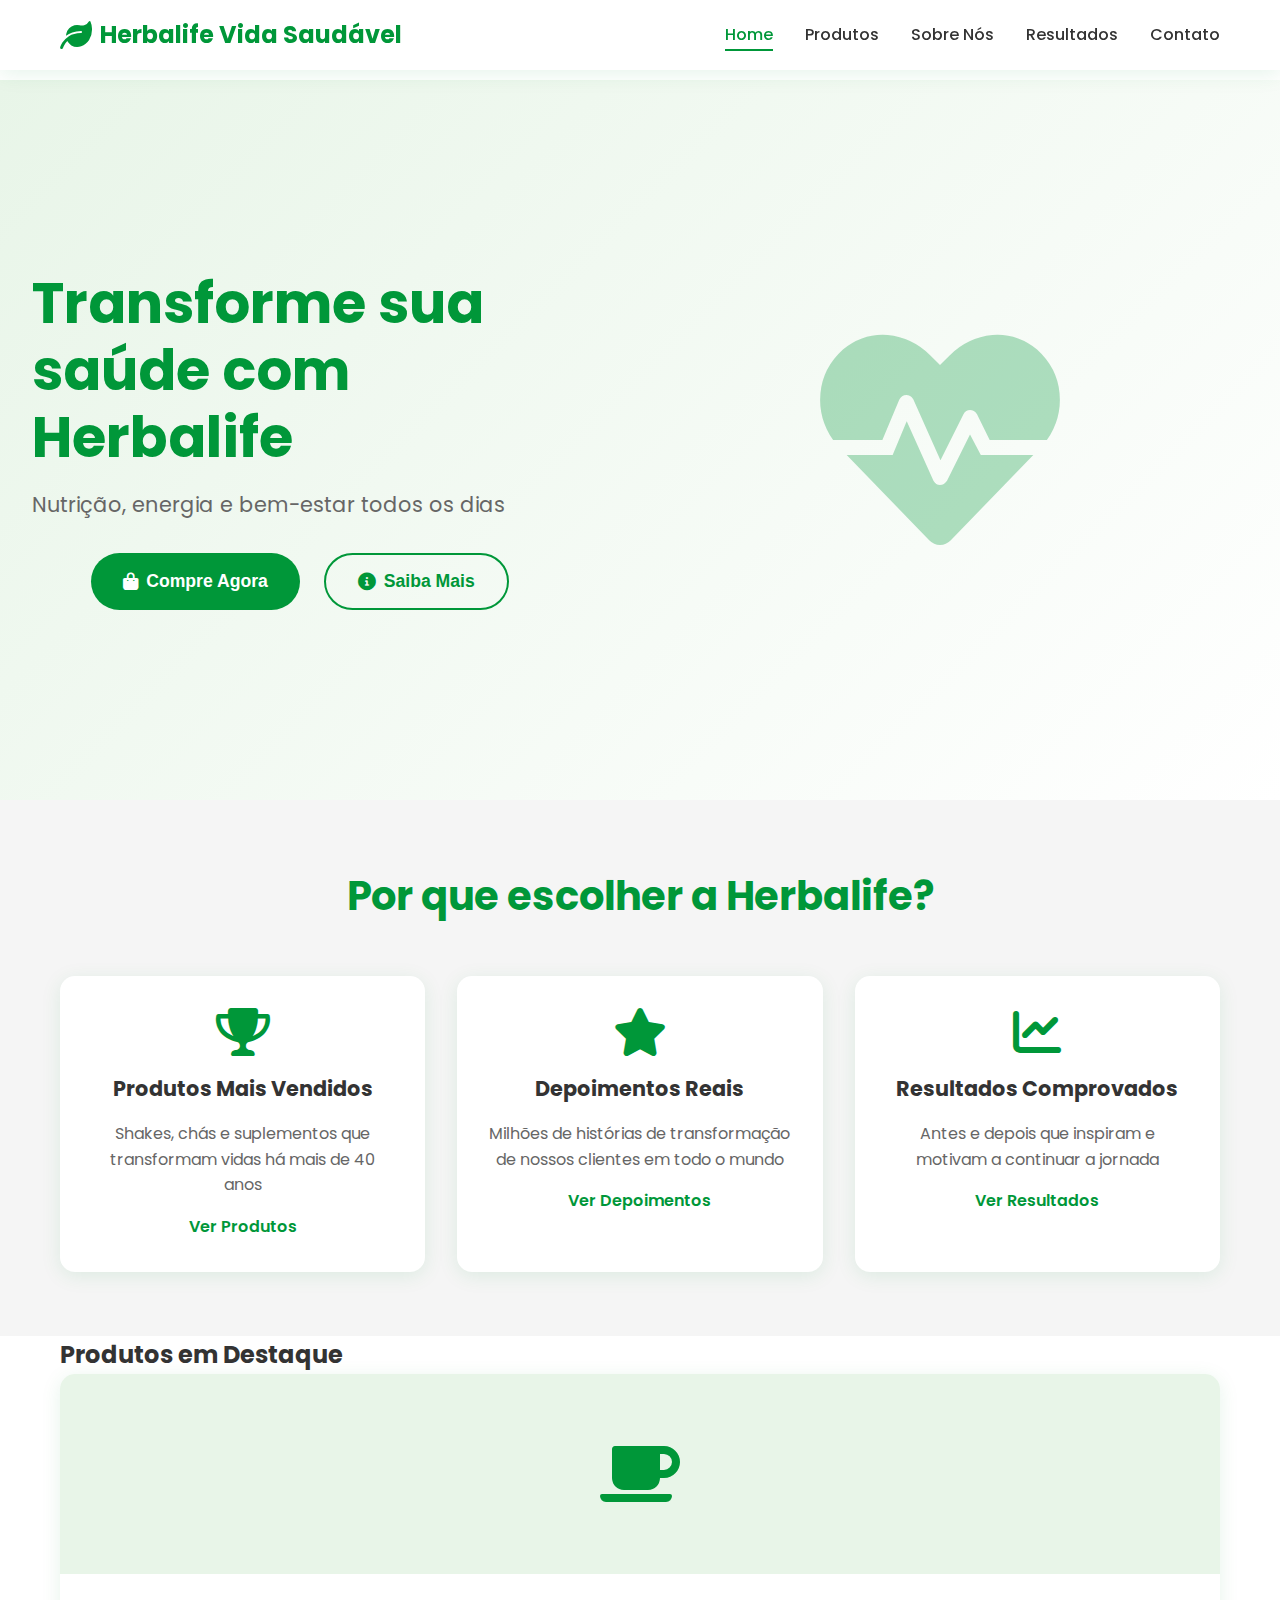
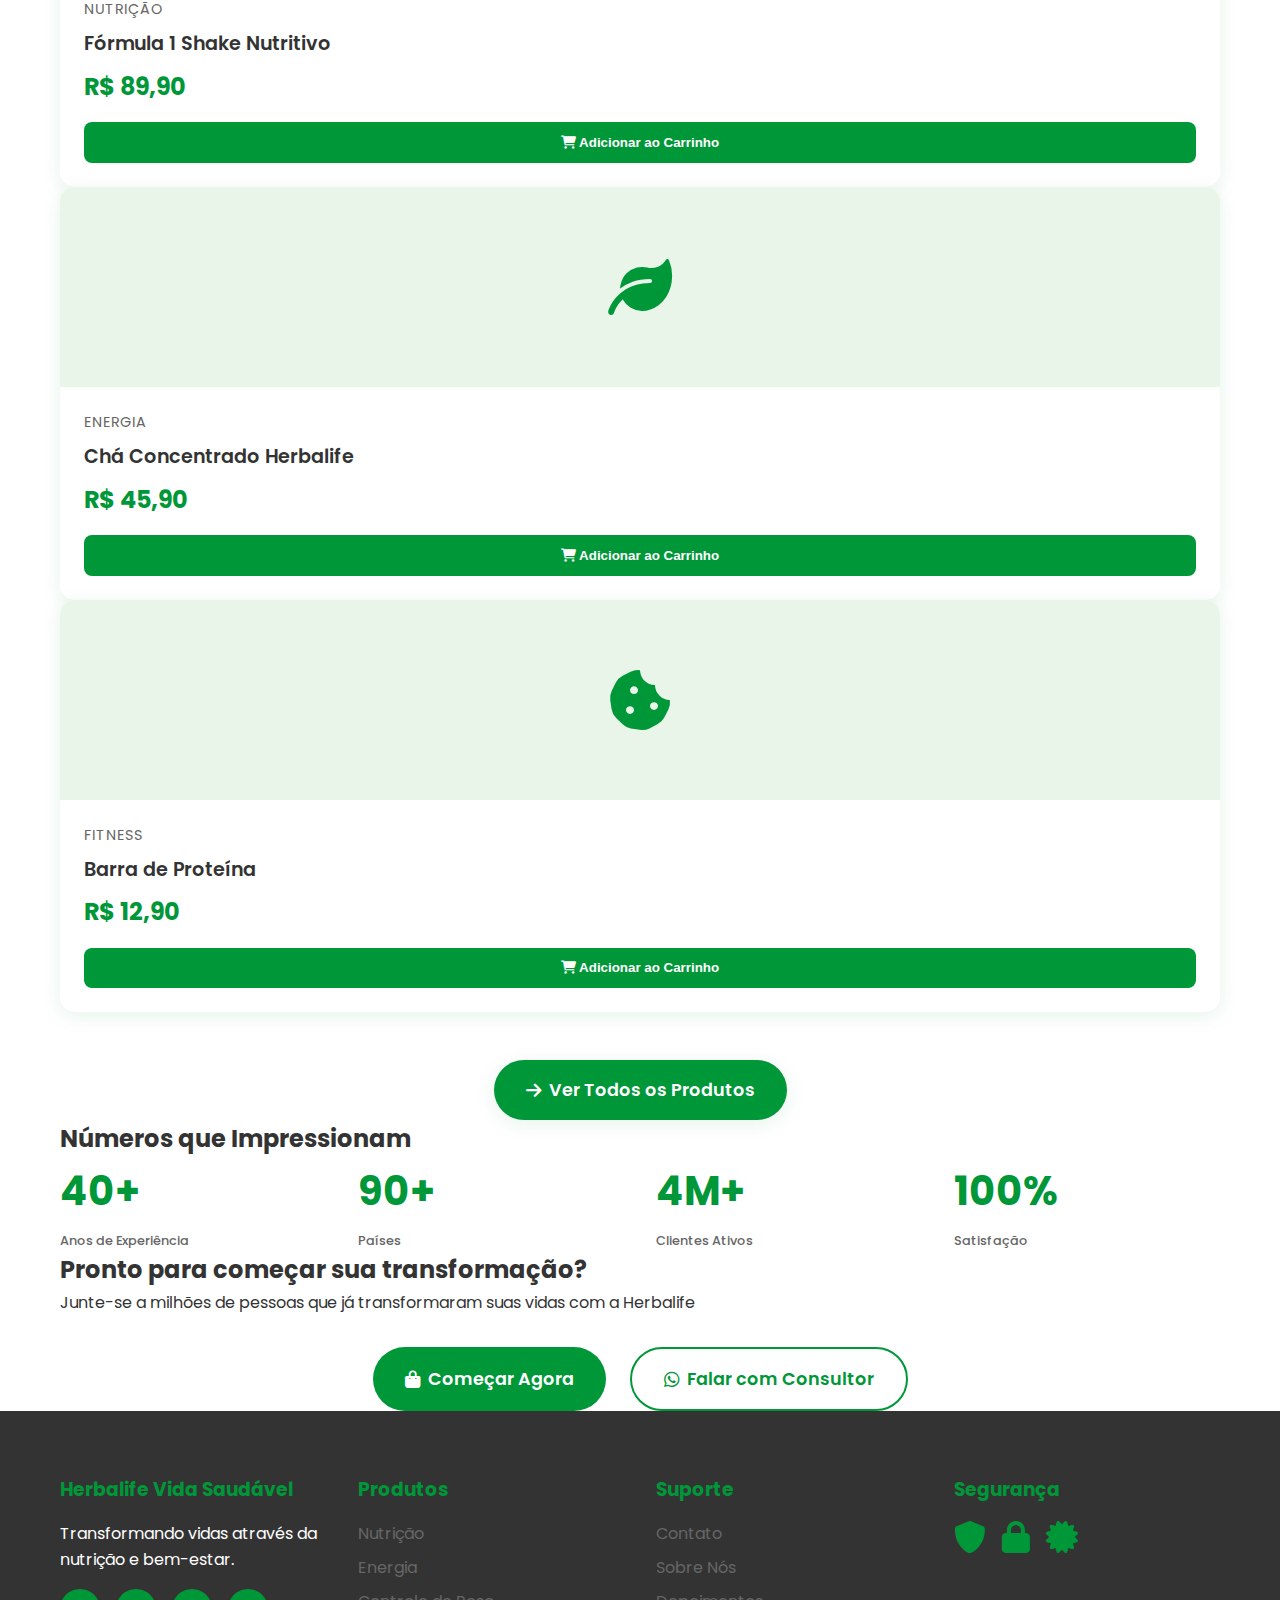
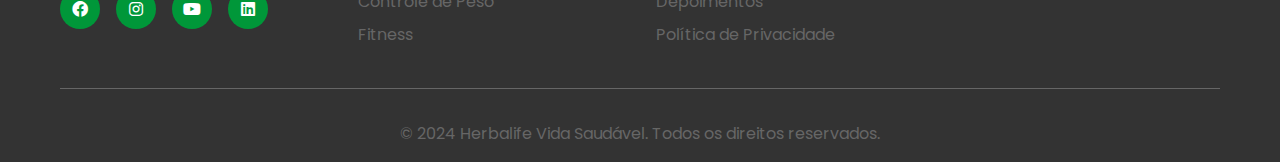
<file: index.html>
<!DOCTYPE html>
<html lang="pt-BR">
<head>
    <meta charset="UTF-8">
    <meta name="viewport" content="width=device-width, initial-scale=1.0">
    <title>Herbalife Vida Saudável - Nutrição, Energia e Bem-estar</title>
    <link rel="stylesheet" href="assets/styles.css">
    <link href="https://cdnjs.cloudflare.com/ajax/libs/font-awesome/6.0.0/css/all.min.css" rel="stylesheet">
    <link href="https://fonts.googleapis.com/css2?family=Poppins:wght@300;400;500;600;700&display=swap" rel="stylesheet">
</head>
<body>
    <!-- Header -->
    <header class="header">
        <nav class="navbar">
            <div class="nav-container">
                <div class="logo">
                    <a href="index.html">
                        <i class="fas fa-leaf"></i>
                        <span>Herbalife Vida Saudável</span>
                    </a>
                </div>
                <ul class="nav-menu">
                    <li><a href="index.html" class="nav-link active">Home</a></li>
                    <li><a href="pages/produtos.html" class="nav-link">Produtos</a></li>
                    <li><a href="pages/sobre.html" class="nav-link">Sobre Nós</a></li>
                    <li><a href="pages/depoimentos.html" class="nav-link">Resultados</a></li>
                    <li><a href="pages/contato.html" class="nav-link">Contato</a></li>
                </ul>
                <div class="hamburger">
                    <span class="bar"></span>
                    <span class="bar"></span>
                    <span class="bar"></span>
                </div>
            </div>
        </nav>
    </header>

    <!-- Carrinho Flutuante -->
    <div class="cart-float" id="cartFloat">
        <i class="fas fa-shopping-cart"></i>
        <span class="cart-count" id="cartCount">0</span>
    </div>

    <!-- Modal do Carrinho -->
    <div class="cart-modal" id="cartModal">
        <div class="cart-modal-content">
            <div class="cart-modal-header">
                <h3><i class="fas fa-shopping-cart"></i> Seu Carrinho</h3>
                <button class="close-cart" id="closeCart">
                    <i class="fas fa-times"></i>
                </button>
            </div>
            <div class="cart-items" id="cartItems">
                <!-- Itens do carrinho serão inseridos aqui -->
            </div>
            <div class="cart-total">
                <div class="total-info">
                    <span>Total: R$ <span id="cartTotal">0,00</span></span>
                </div>
                <button class="checkout-btn" id="checkoutBtn">
                    <i class="fas fa-credit-card"></i>
                    Finalizar Compra
                </button>
            </div>
        </div>
    </div>

    <!-- Main Content -->
    <main>
        <!-- Hero Section -->
        <section class="hero-banner">
            <div class="hero-content">
                <h1 class="hero-title">Transforme sua saúde com Herbalife</h1>
                <p class="hero-subtitle">Nutrição, energia e bem-estar todos os dias</p>
                <div class="hero-buttons">
                    <button class="cta-button primary" onclick="window.location.href='pages/produtos.html'">
                        <i class="fas fa-shopping-bag"></i>
                        Compre Agora
                    </button>
                    <button class="cta-button secondary" onclick="window.location.href='pages/sobre.html'">
                        <i class="fas fa-info-circle"></i>
                        Saiba Mais
                    </button>
                </div>
            </div>
            <div class="hero-image">
                <i class="fas fa-heartbeat"></i>
            </div>
        </section>

        <!-- Destaques Section -->
        <section class="highlights">
            <div class="container">
                <h2>Por que escolher a Herbalife?</h2>
                <div class="highlights-grid">
                    <div class="highlight-card">
                        <i class="fas fa-trophy"></i>
                        <h3>Produtos Mais Vendidos</h3>
                        <p>Shakes, chás e suplementos que transformam vidas há mais de 40 anos</p>
                        <a href="pages/produtos.html" class="card-link">Ver Produtos</a>
                    </div>
                    <div class="highlight-card">
                        <i class="fas fa-star"></i>
                        <h3>Depoimentos Reais</h3>
                        <p>Milhões de histórias de transformação de nossos clientes em todo o mundo</p>
                        <a href="pages/depoimentos.html" class="card-link">Ver Depoimentos</a>
                    </div>
                    <div class="highlight-card">
                        <i class="fas fa-chart-line"></i>
                        <h3>Resultados Comprovados</h3>
                        <p>Antes e depois que inspiram e motivam a continuar a jornada</p>
                        <a href="pages/depoimentos.html" class="card-link">Ver Resultados</a>
                    </div>
                </div>
            </div>
        </section>

        <!-- Produtos em Destaque -->
        <section class="featured-products">
            <div class="container">
                <h2>Produtos em Destaque</h2>
                <div class="products-preview">
                    <div class="product-card">
                        <div class="product-image">
                            <i class="fas fa-coffee"></i>
                        </div>
                        <div class="product-info">
                            <div class="product-category">Nutrição</div>
                            <h3 class="product-name">Fórmula 1 Shake Nutritivo</h3>
                            <div class="product-price">R$ 89,90</div>
                            <button class="add-to-cart" onclick="addToCart(1)">
                                <i class="fas fa-shopping-cart"></i>
                                Adicionar ao Carrinho
                            </button>
                        </div>
                    </div>
                    <div class="product-card">
                        <div class="product-image">
                            <i class="fas fa-leaf"></i>
                        </div>
                        <div class="product-info">
                            <div class="product-category">Energia</div>
                            <h3 class="product-name">Chá Concentrado Herbalife</h3>
                            <div class="product-price">R$ 45,90</div>
                            <button class="add-to-cart" onclick="addToCart(2)">
                                <i class="fas fa-shopping-cart"></i>
                                Adicionar ao Carrinho
                            </button>
                        </div>
                    </div>
                    <div class="product-card">
                        <div class="product-image">
                            <i class="fas fa-cookie-bite"></i>
                        </div>
                        <div class="product-info">
                            <div class="product-category">Fitness</div>
                            <h3 class="product-name">Barra de Proteína</h3>
                            <div class="product-price">R$ 12,90</div>
                            <button class="add-to-cart" onclick="addToCart(3)">
                                <i class="fas fa-shopping-cart"></i>
                                Adicionar ao Carrinho
                            </button>
                        </div>
                    </div>
                </div>
                <div class="view-all-products">
                    <a href="pages/produtos.html" class="view-all-btn">
                        <i class="fas fa-arrow-right"></i>
                        Ver Todos os Produtos
                    </a>
                </div>
            </div>
        </section>

        <!-- Estatísticas -->
        <section class="stats">
            <div class="container">
                <h2>Números que Impressionam</h2>
                <div class="stats-grid">
                    <div class="stat-item">
                        <div class="stat-number">40+</div>
                        <div class="stat-label">Anos de Experiência</div>
                    </div>
                    <div class="stat-item">
                        <div class="stat-number">90+</div>
                        <div class="stat-label">Países</div>
                    </div>
                    <div class="stat-item">
                        <div class="stat-number">4M+</div>
                        <div class="stat-label">Clientes Ativos</div>
                    </div>
                    <div class="stat-item">
                        <div class="stat-number">100%</div>
                        <div class="stat-label">Satisfação</div>
                    </div>
                </div>
            </div>
        </section>

        <!-- CTA Final -->
        <section class="final-cta">
            <div class="container">
                <div class="cta-content">
                    <h2>Pronto para começar sua transformação?</h2>
                    <p>Junte-se a milhões de pessoas que já transformaram suas vidas com a Herbalife</p>
                    <div class="cta-buttons">
                        <a href="pages/produtos.html" class="cta-button primary">
                            <i class="fas fa-shopping-bag"></i>
                            Começar Agora
                        </a>
                        <a href="pages/contato.html" class="cta-button secondary">
                            <i class="fab fa-whatsapp"></i>
                            Falar com Consultor
                        </a>
                    </div>
                </div>
            </div>
        </section>
    </main>

    <!-- Footer -->
    <footer class="footer">
        <div class="container">
            <div class="footer-content">
                <div class="footer-section">
                    <h3>Herbalife Vida Saudável</h3>
                    <p>Transformando vidas através da nutrição e bem-estar.</p>
                    <div class="social-links">
                        <a href="#"><i class="fab fa-facebook"></i></a>
                        <a href="#"><i class="fab fa-instagram"></i></a>
                        <a href="#"><i class="fab fa-youtube"></i></a>
                        <a href="#"><i class="fab fa-linkedin"></i></a>
                    </div>
                </div>
                <div class="footer-section">
                    <h3>Produtos</h3>
                    <ul>
                        <li><a href="pages/produtos.html">Nutrição</a></li>
                        <li><a href="pages/produtos.html">Energia</a></li>
                        <li><a href="pages/produtos.html">Controle de Peso</a></li>
                        <li><a href="pages/produtos.html">Fitness</a></li>
                    </ul>
                </div>
                <div class="footer-section">
                    <h3>Suporte</h3>
                    <ul>
                        <li><a href="pages/contato.html">Contato</a></li>
                        <li><a href="pages/sobre.html">Sobre Nós</a></li>
                        <li><a href="pages/depoimentos.html">Depoimentos</a></li>
                        <li><a href="#">Política de Privacidade</a></li>
                    </ul>
                </div>
                <div class="footer-section">
                    <h3>Segurança</h3>
                    <div class="security-badges">
                        <i class="fas fa-shield-alt"></i>
                        <i class="fas fa-lock"></i>
                        <i class="fas fa-certificate"></i>
                    </div>
                </div>
            </div>
            <div class="footer-bottom">
                <p>&copy; 2024 Herbalife Vida Saudável. Todos os direitos reservados.</p>
            </div>
        </div>
    </footer>

    <script src="assets/script.js"></script>
</body>
</html>
</file>
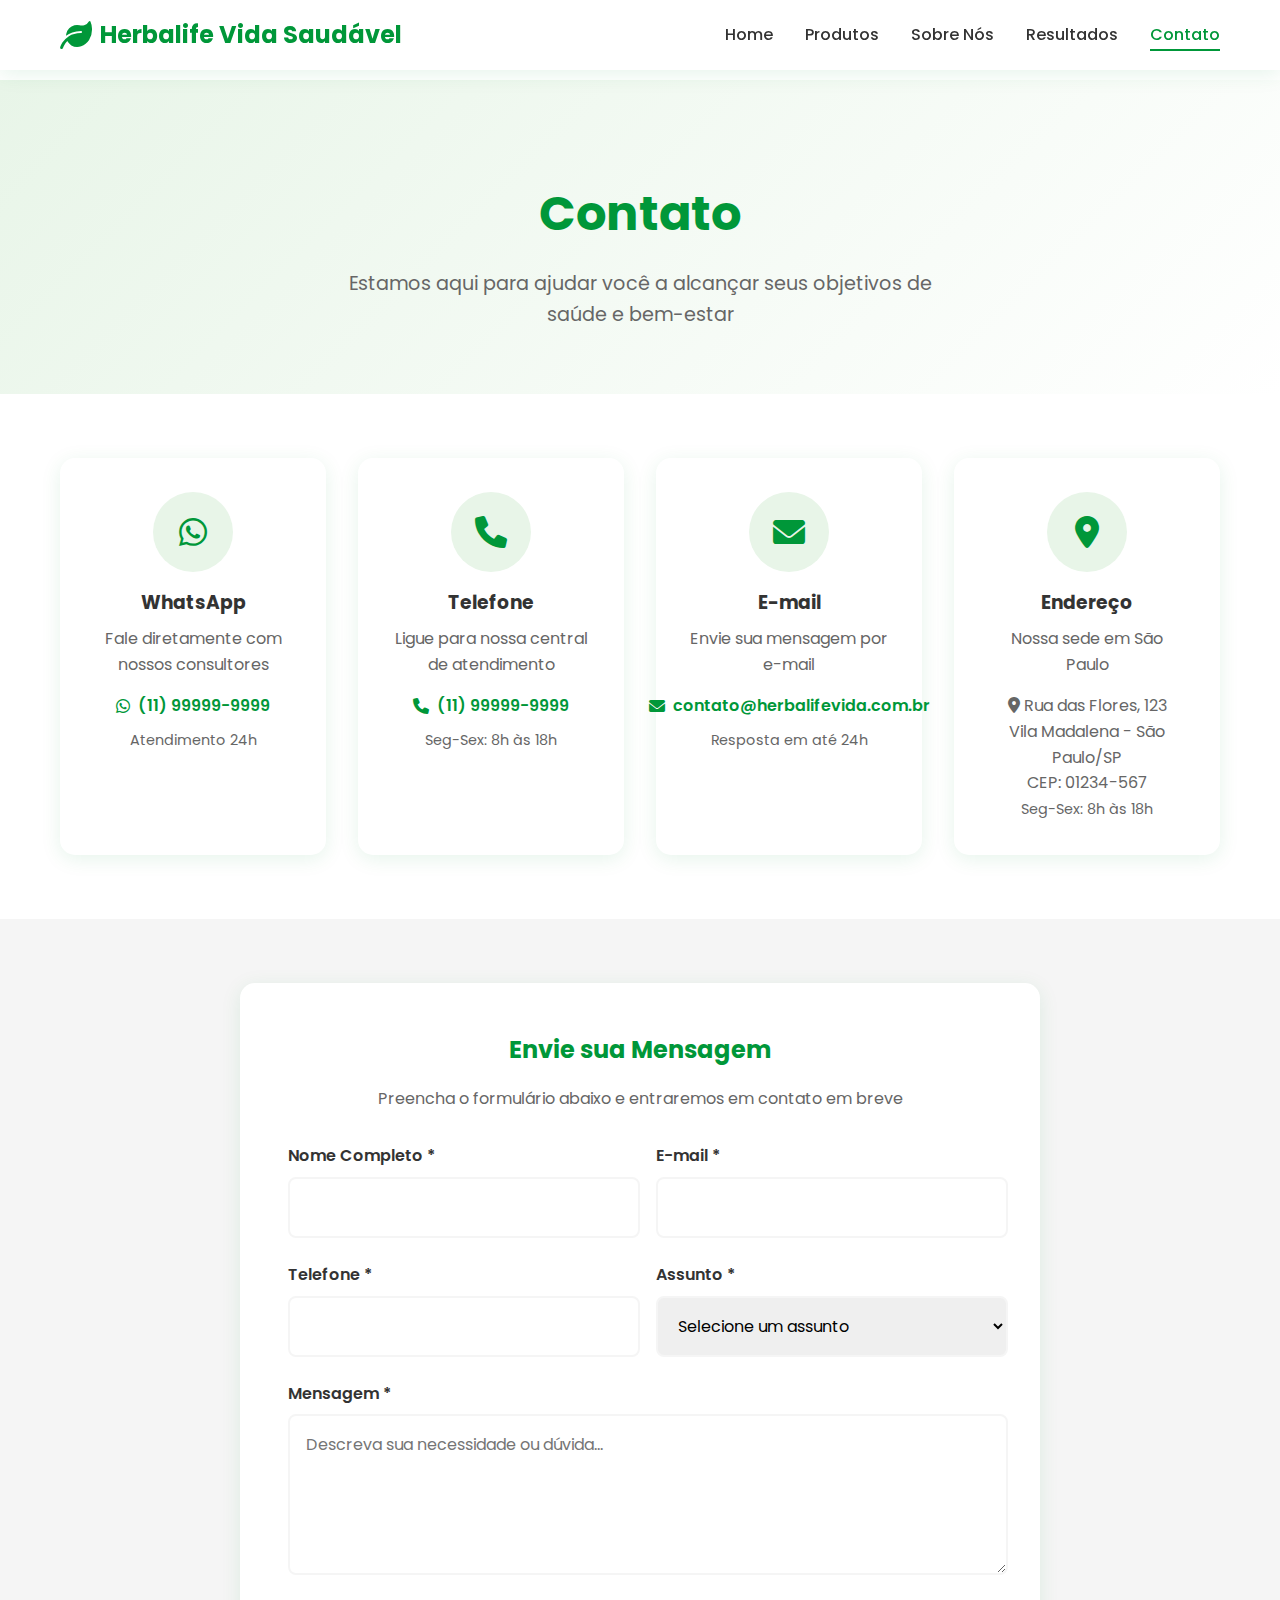
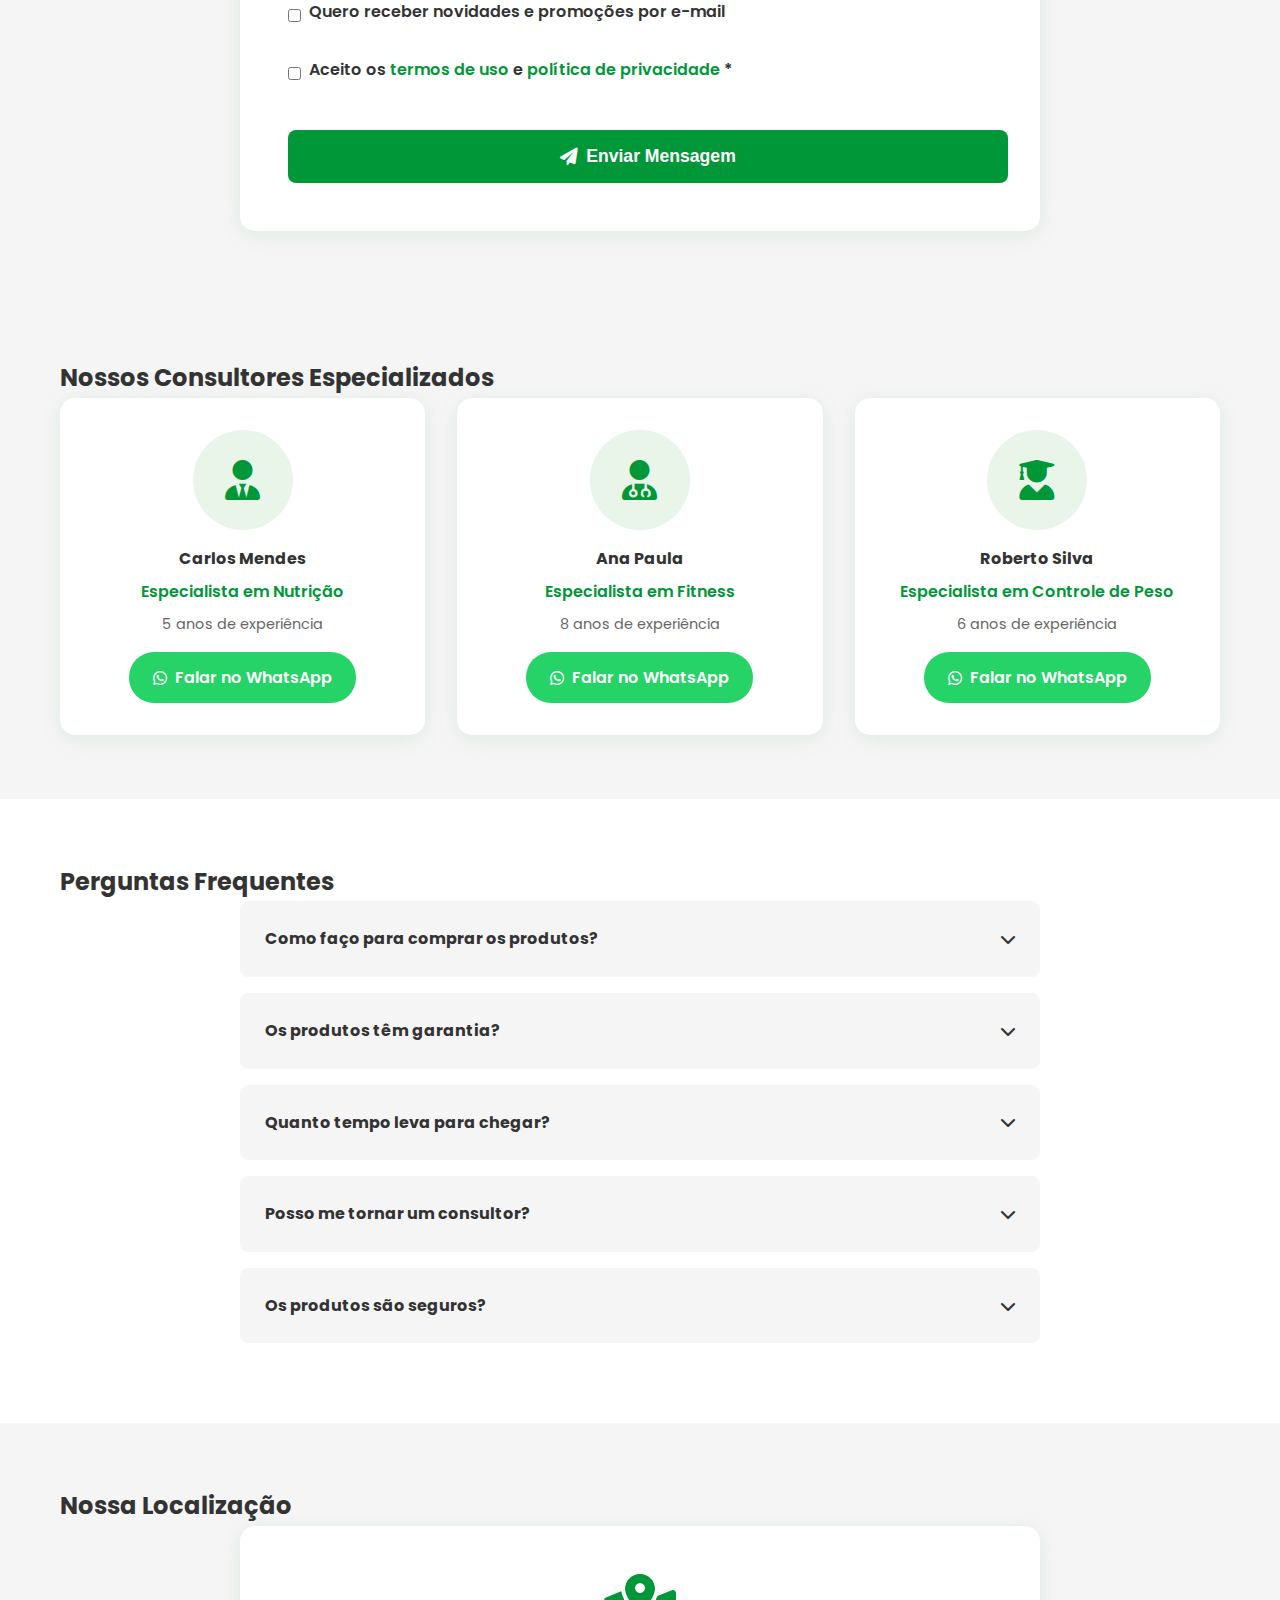
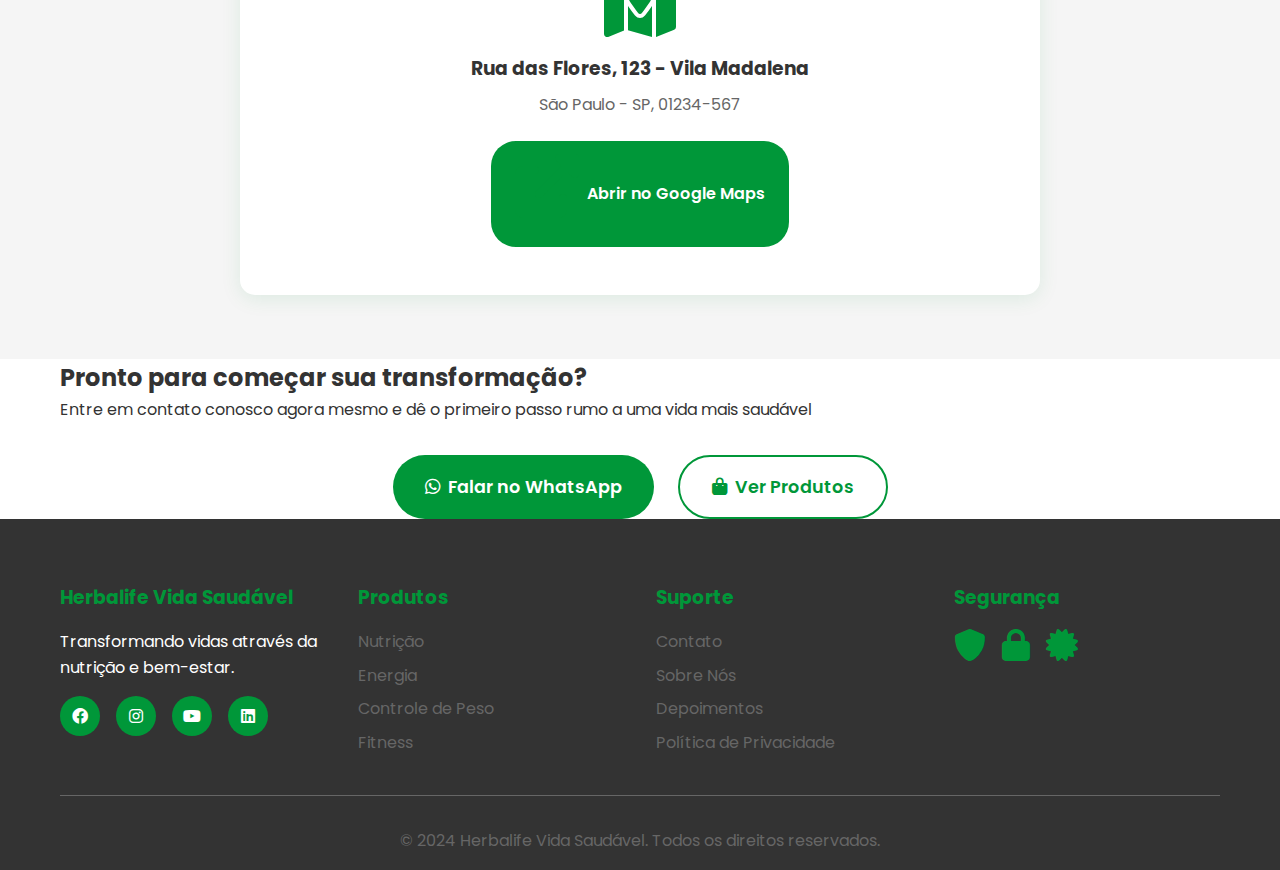
<file: pages/contato.html>
<!DOCTYPE html>
<html lang="pt-BR">
<head>
    <meta charset="UTF-8">
    <meta name="viewport" content="width=device-width, initial-scale=1.0">
    <title>Contato - Herbalife Vida Saudável</title>
    <link rel="stylesheet" href="../assets/styles.css">
    <link href="https://cdnjs.cloudflare.com/ajax/libs/font-awesome/6.0.0/css/all.min.css" rel="stylesheet">
    <link href="https://fonts.googleapis.com/css2?family=Poppins:wght@300;400;500;600;700&display=swap" rel="stylesheet">
</head>
<body>
    <!-- Header -->
    <header class="header">
        <nav class="navbar">
            <div class="nav-container">
                <div class="logo">
                    <a href="../index.html">
                        <i class="fas fa-leaf"></i>
                        <span>Herbalife Vida Saudável</span>
                    </a>
                </div>
                <ul class="nav-menu">
                    <li><a href="../index.html" class="nav-link">Home</a></li>
                    <li><a href="produtos.html" class="nav-link">Produtos</a></li>
                    <li><a href="sobre.html" class="nav-link">Sobre Nós</a></li>
                    <li><a href="depoimentos.html" class="nav-link">Resultados</a></li>
                    <li><a href="contato.html" class="nav-link active">Contato</a></li>
                </ul>
                <div class="hamburger">
                    <span class="bar"></span>
                    <span class="bar"></span>
                    <span class="bar"></span>
                </div>
            </div>
        </nav>
    </header>

    <!-- Main Content -->
    <main>
        <!-- Hero Section -->
        <section class="page-hero">
            <div class="container">
                <h1>Contato</h1>
                <p>Estamos aqui para ajudar você a alcançar seus objetivos de saúde e bem-estar</p>
            </div>
        </section>

        <!-- Informações de Contato -->
        <section class="contact-info-section">
            <div class="container">
                <div class="contact-info-grid">
                    <div class="contact-info-card">
                        <div class="contact-icon">
                            <i class="fab fa-whatsapp"></i>
                        </div>
                        <h3>WhatsApp</h3>
                        <p>Fale diretamente com nossos consultores</p>
                        <a href="https://wa.me/5511999999999" class="contact-link" target="_blank">
                            <i class="fab fa-whatsapp"></i>
                            (11) 99999-9999
                        </a>
                        <span class="contact-time">Atendimento 24h</span>
                    </div>
                    
                    <div class="contact-info-card">
                        <div class="contact-icon">
                            <i class="fas fa-phone"></i>
                        </div>
                        <h3>Telefone</h3>
                        <p>Ligue para nossa central de atendimento</p>
                        <a href="tel:+5511999999999" class="contact-link">
                            <i class="fas fa-phone"></i>
                            (11) 99999-9999
                        </a>
                        <span class="contact-time">Seg-Sex: 8h às 18h</span>
                    </div>
                    
                    <div class="contact-info-card">
                        <div class="contact-icon">
                            <i class="fas fa-envelope"></i>
                        </div>
                        <h3>E-mail</h3>
                        <p>Envie sua mensagem por e-mail</p>
                        <a href="mailto:contato@herbalifevida.com.br" class="contact-link">
                            <i class="fas fa-envelope"></i>
                            contato@herbalifevida.com.br
                        </a>
                        <span class="contact-time">Resposta em até 24h</span>
                    </div>
                    
                    <div class="contact-info-card">
                        <div class="contact-icon">
                            <i class="fas fa-map-marker-alt"></i>
                        </div>
                        <h3>Endereço</h3>
                        <p>Nossa sede em São Paulo</p>
                        <div class="contact-address">
                            <i class="fas fa-map-marker-alt"></i>
                            Rua das Flores, 123<br>
                            Vila Madalena - São Paulo/SP<br>
                            CEP: 01234-567
                        </div>
                        <span class="contact-time">Seg-Sex: 8h às 18h</span>
                    </div>
                </div>
            </div>
        </section>

        <!-- Formulário de Contato -->
        <section class="contact-form-section">
            <div class="container">
                <div class="form-container">
                    <div class="form-header">
                        <h2>Envie sua Mensagem</h2>
                        <p>Preencha o formulário abaixo e entraremos em contato em breve</p>
                    </div>
                    
                    <form class="contact-form" id="contactForm">
                        <div class="form-row">
                            <div class="form-group">
                                <label for="name">Nome Completo *</label>
                                <input type="text" id="name" name="name" required>
                            </div>
                            <div class="form-group">
                                <label for="email">E-mail *</label>
                                <input type="email" id="email" name="email" required>
                            </div>
                        </div>
                        
                        <div class="form-row">
                            <div class="form-group">
                                <label for="phone">Telefone *</label>
                                <input type="tel" id="phone" name="phone" required>
                            </div>
                            <div class="form-group">
                                <label for="subject">Assunto *</label>
                                <select id="subject" name="subject" required>
                                    <option value="">Selecione um assunto</option>
                                    <option value="produtos">Informações sobre Produtos</option>
                                    <option value="pedido">Fazer Pedido</option>
                                    <option value="duvidas">Dúvidas Gerais</option>
                                    <option value="suporte">Suporte Técnico</option>
                                    <option value="parceria">Parceria/Consultor</option>
                                    <option value="outros">Outros</option>
                                </select>
                            </div>
                        </div>
                        
                        <div class="form-group">
                            <label for="message">Mensagem *</label>
                            <textarea id="message" name="message" rows="5" required placeholder="Descreva sua necessidade ou dúvida..."></textarea>
                        </div>
                        
                        <div class="form-group checkbox-group">
                            <input type="checkbox" id="newsletter" name="newsletter">
                            <label for="newsletter">Quero receber novidades e promoções por e-mail</label>
                        </div>
                        
                        <div class="form-group checkbox-group">
                            <input type="checkbox" id="terms" name="terms" required>
                            <label for="terms">Aceito os <a href="#" class="terms-link">termos de uso</a> e <a href="#" class="terms-link">política de privacidade</a> *</label>
                        </div>
                        
                        <button type="submit" class="submit-btn">
                            <i class="fas fa-paper-plane"></i>
                            Enviar Mensagem
                        </button>
                    </form>
                </div>
            </div>
        </section>

        <!-- Consultores Especializados -->
        <section class="consultants-section">
            <div class="container">
                <h2>Nossos Consultores Especializados</h2>
                <div class="consultants-grid">
                    <div class="consultant-card">
                        <div class="consultant-photo">
                            <i class="fas fa-user-tie"></i>
                        </div>
                        <h4>Carlos Mendes</h4>
                        <p class="consultant-specialty">Especialista em Nutrição</p>
                        <p class="consultant-experience">5 anos de experiência</p>
                        <div class="consultant-contact">
                            <a href="https://wa.me/5511999999999" class="consultant-whatsapp">
                                <i class="fab fa-whatsapp"></i>
                                Falar no WhatsApp
                            </a>
                        </div>
                    </div>
                    
                    <div class="consultant-card">
                        <div class="consultant-photo">
                            <i class="fas fa-user-md"></i>
                        </div>
                        <h4>Ana Paula</h4>
                        <p class="consultant-specialty">Especialista em Fitness</p>
                        <p class="consultant-experience">8 anos de experiência</p>
                        <div class="consultant-contact">
                            <a href="https://wa.me/5511999999999" class="consultant-whatsapp">
                                <i class="fab fa-whatsapp"></i>
                                Falar no WhatsApp
                            </a>
                        </div>
                    </div>
                    
                    <div class="consultant-card">
                        <div class="consultant-photo">
                            <i class="fas fa-user-graduate"></i>
                        </div>
                        <h4>Roberto Silva</h4>
                        <p class="consultant-specialty">Especialista em Controle de Peso</p>
                        <p class="consultant-experience">6 anos de experiência</p>
                        <div class="consultant-contact">
                            <a href="https://wa.me/5511999999999" class="consultant-whatsapp">
                                <i class="fab fa-whatsapp"></i>
                                Falar no WhatsApp
                            </a>
                        </div>
                    </div>
                </div>
            </div>
        </section>

        <!-- FAQ -->
        <section class="faq-section">
            <div class="container">
                <h2>Perguntas Frequentes</h2>
                <div class="faq-list">
                    <div class="faq-item">
                        <div class="faq-question">
                            <h4>Como faço para comprar os produtos?</h4>
                            <i class="fas fa-chevron-down"></i>
                        </div>
                        <div class="faq-answer">
                            <p>Você pode comprar nossos produtos através do nosso site, entrando em contato via WhatsApp ou ligando para nossa central de atendimento. Oferecemos entrega rápida e segura para todo o Brasil.</p>
                        </div>
                    </div>
                    
                    <div class="faq-item">
                        <div class="faq-question">
                            <h4>Os produtos têm garantia?</h4>
                            <i class="fas fa-chevron-down"></i>
                        </div>
                        <div class="faq-answer">
                            <p>Sim, todos os nossos produtos possuem garantia de qualidade. Se você não ficar satisfeito com seu pedido, oferecemos troca ou reembolso em até 30 dias.</p>
                        </div>
                    </div>
                    
                    <div class="faq-item">
                        <div class="faq-question">
                            <h4>Quanto tempo leva para chegar?</h4>
                            <i class="fas fa-chevron-down"></i>
                        </div>
                        <div class="faq-answer">
                            <p>O prazo de entrega varia de 3 a 7 dias úteis, dependendo da sua localização. Para São Paulo capital, a entrega pode ser feita em até 24 horas.</p>
                        </div>
                    </div>
                    
                    <div class="faq-item">
                        <div class="faq-question">
                            <h4>Posso me tornar um consultor?</h4>
                            <i class="fas fa-chevron-down"></i>
                        </div>
                        <div class="faq-answer">
                            <p>Sim! Oferecemos oportunidades para se tornar um consultor Herbalife. Entre em contato conosco para saber mais sobre o programa de consultores e como começar sua própria jornada de sucesso.</p>
                        </div>
                    </div>
                    
                    <div class="faq-item">
                        <div class="faq-question">
                            <h4>Os produtos são seguros?</h4>
                            <i class="fas fa-chevron-down"></i>
                        </div>
                        <div class="faq-answer">
                            <p>Absolutamente! Todos os nossos produtos são desenvolvidos seguindo os mais rigorosos padrões de qualidade e segurança, com certificações internacionais e aprovação da ANVISA.</p>
                        </div>
                    </div>
                </div>
            </div>
        </section>

        <!-- Mapa -->
        <section class="map-section">
            <div class="container">
                <h2>Nossa Localização</h2>
                <div class="map-container">
                    <div class="map-placeholder">
                        <i class="fas fa-map-marked-alt"></i>
                        <h3>Rua das Flores, 123 - Vila Madalena</h3>
                        <p>São Paulo - SP, 01234-567</p>
                        <a href="https://maps.google.com" target="_blank" class="map-link">
                            <i class="fas fa-external-link-alt"></i>
                            Abrir no Google Maps
                        </a>
                    </div>
                </div>
            </div>
        </section>

        <!-- CTA Final -->
        <section class="final-cta">
            <div class="container">
                <div class="cta-content">
                    <h2>Pronto para começar sua transformação?</h2>
                    <p>Entre em contato conosco agora mesmo e dê o primeiro passo rumo a uma vida mais saudável</p>
                    <div class="cta-buttons">
                        <a href="https://wa.me/5511999999999" class="cta-button primary" target="_blank">
                            <i class="fab fa-whatsapp"></i>
                            Falar no WhatsApp
                        </a>
                        <a href="produtos.html" class="cta-button secondary">
                            <i class="fas fa-shopping-bag"></i>
                            Ver Produtos
                        </a>
                    </div>
                </div>
            </div>
        </section>
    </main>

    <!-- Footer -->
    <footer class="footer">
        <div class="container">
            <div class="footer-content">
                <div class="footer-section">
                    <h3>Herbalife Vida Saudável</h3>
                    <p>Transformando vidas através da nutrição e bem-estar.</p>
                    <div class="social-links">
                        <a href="#"><i class="fab fa-facebook"></i></a>
                        <a href="#"><i class="fab fa-instagram"></i></a>
                        <a href="#"><i class="fab fa-youtube"></i></a>
                        <a href="#"><i class="fab fa-linkedin"></i></a>
                    </div>
                </div>
                <div class="footer-section">
                    <h3>Produtos</h3>
                    <ul>
                        <li><a href="produtos.html">Nutrição</a></li>
                        <li><a href="produtos.html">Energia</a></li>
                        <li><a href="produtos.html">Controle de Peso</a></li>
                        <li><a href="produtos.html">Fitness</a></li>
                    </ul>
                </div>
                <div class="footer-section">
                    <h3>Suporte</h3>
                    <ul>
                        <li><a href="contato.html">Contato</a></li>
                        <li><a href="sobre.html">Sobre Nós</a></li>
                        <li><a href="depoimentos.html">Depoimentos</a></li>
                        <li><a href="#">Política de Privacidade</a></li>
                    </ul>
                </div>
                <div class="footer-section">
                    <h3>Segurança</h3>
                    <div class="security-badges">
                        <i class="fas fa-shield-alt"></i>
                        <i class="fas fa-lock"></i>
                        <i class="fas fa-certificate"></i>
                    </div>
                </div>
            </div>
            <div class="footer-bottom">
                <p>&copy; 2024 Herbalife Vida Saudável. Todos os direitos reservados.</p>
            </div>
        </div>
    </footer>

    <script src="../assets/script.js"></script>
</body>
</html>
</file>
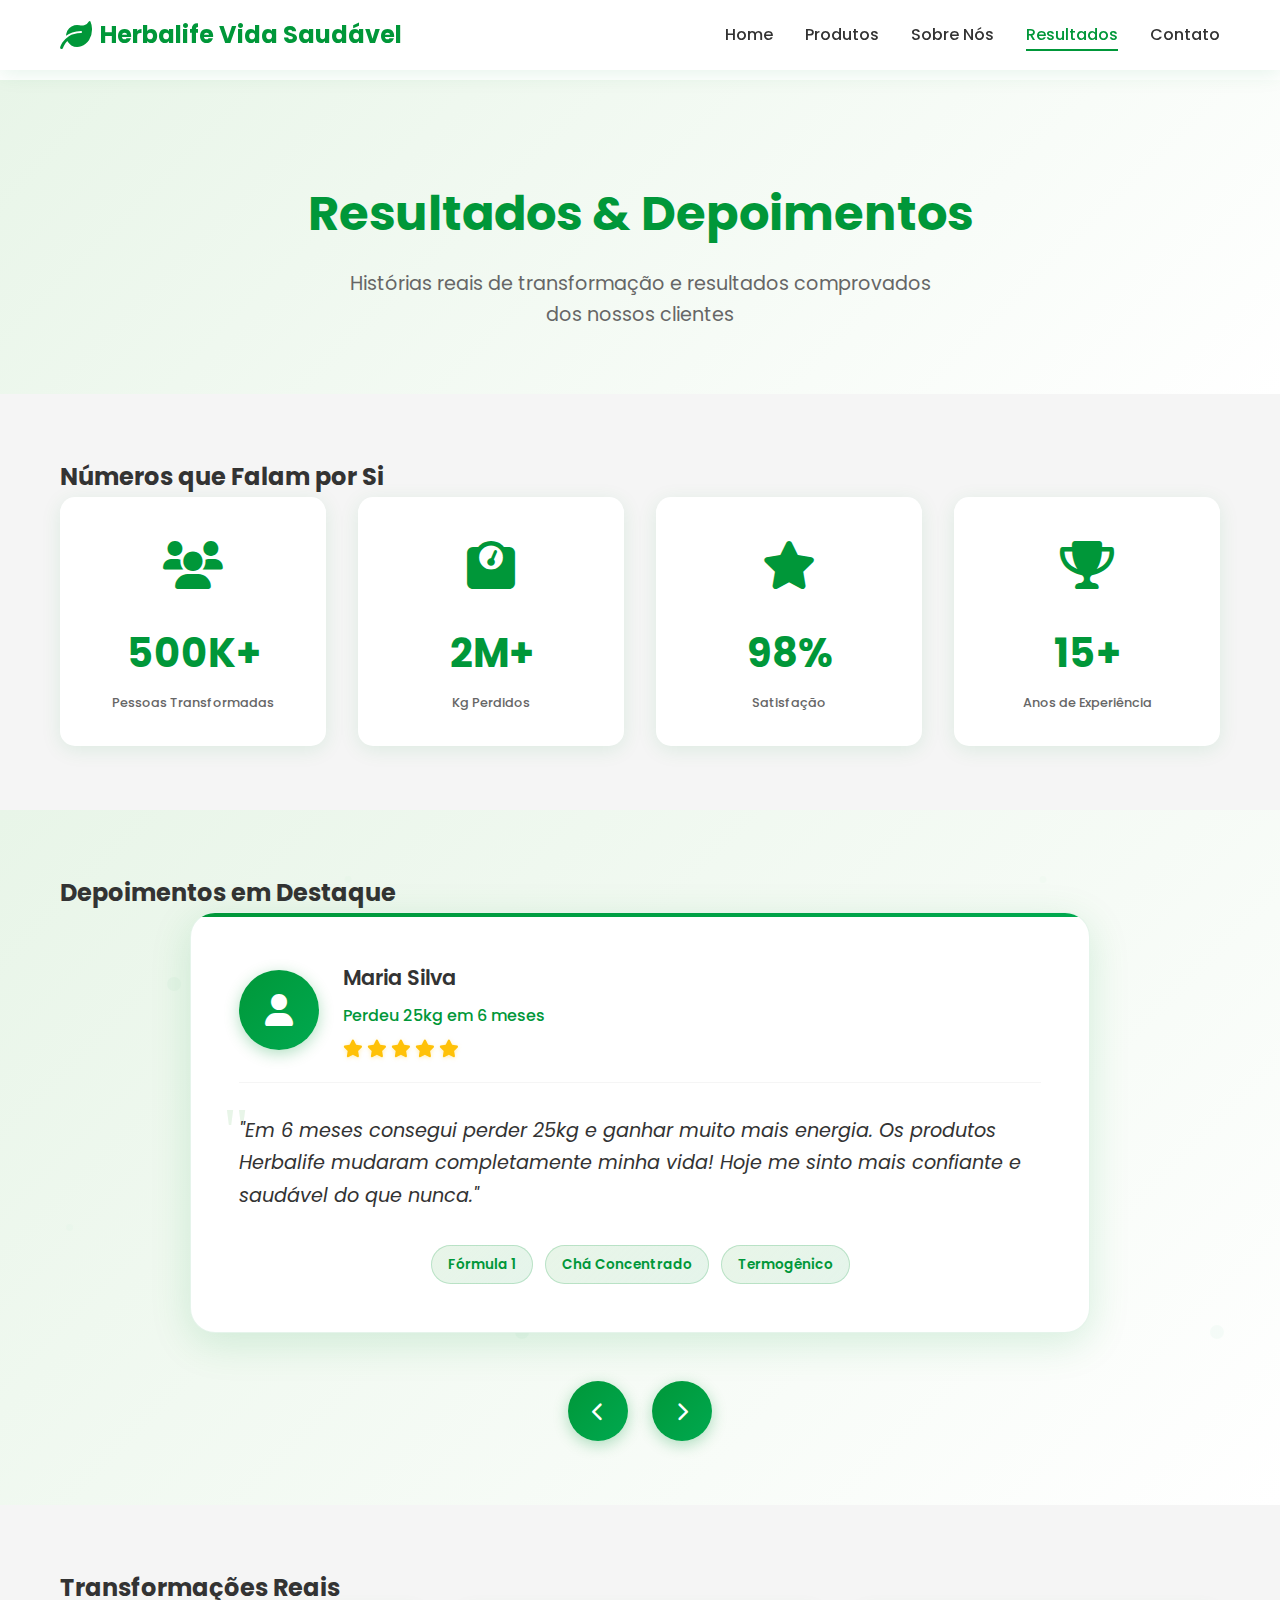
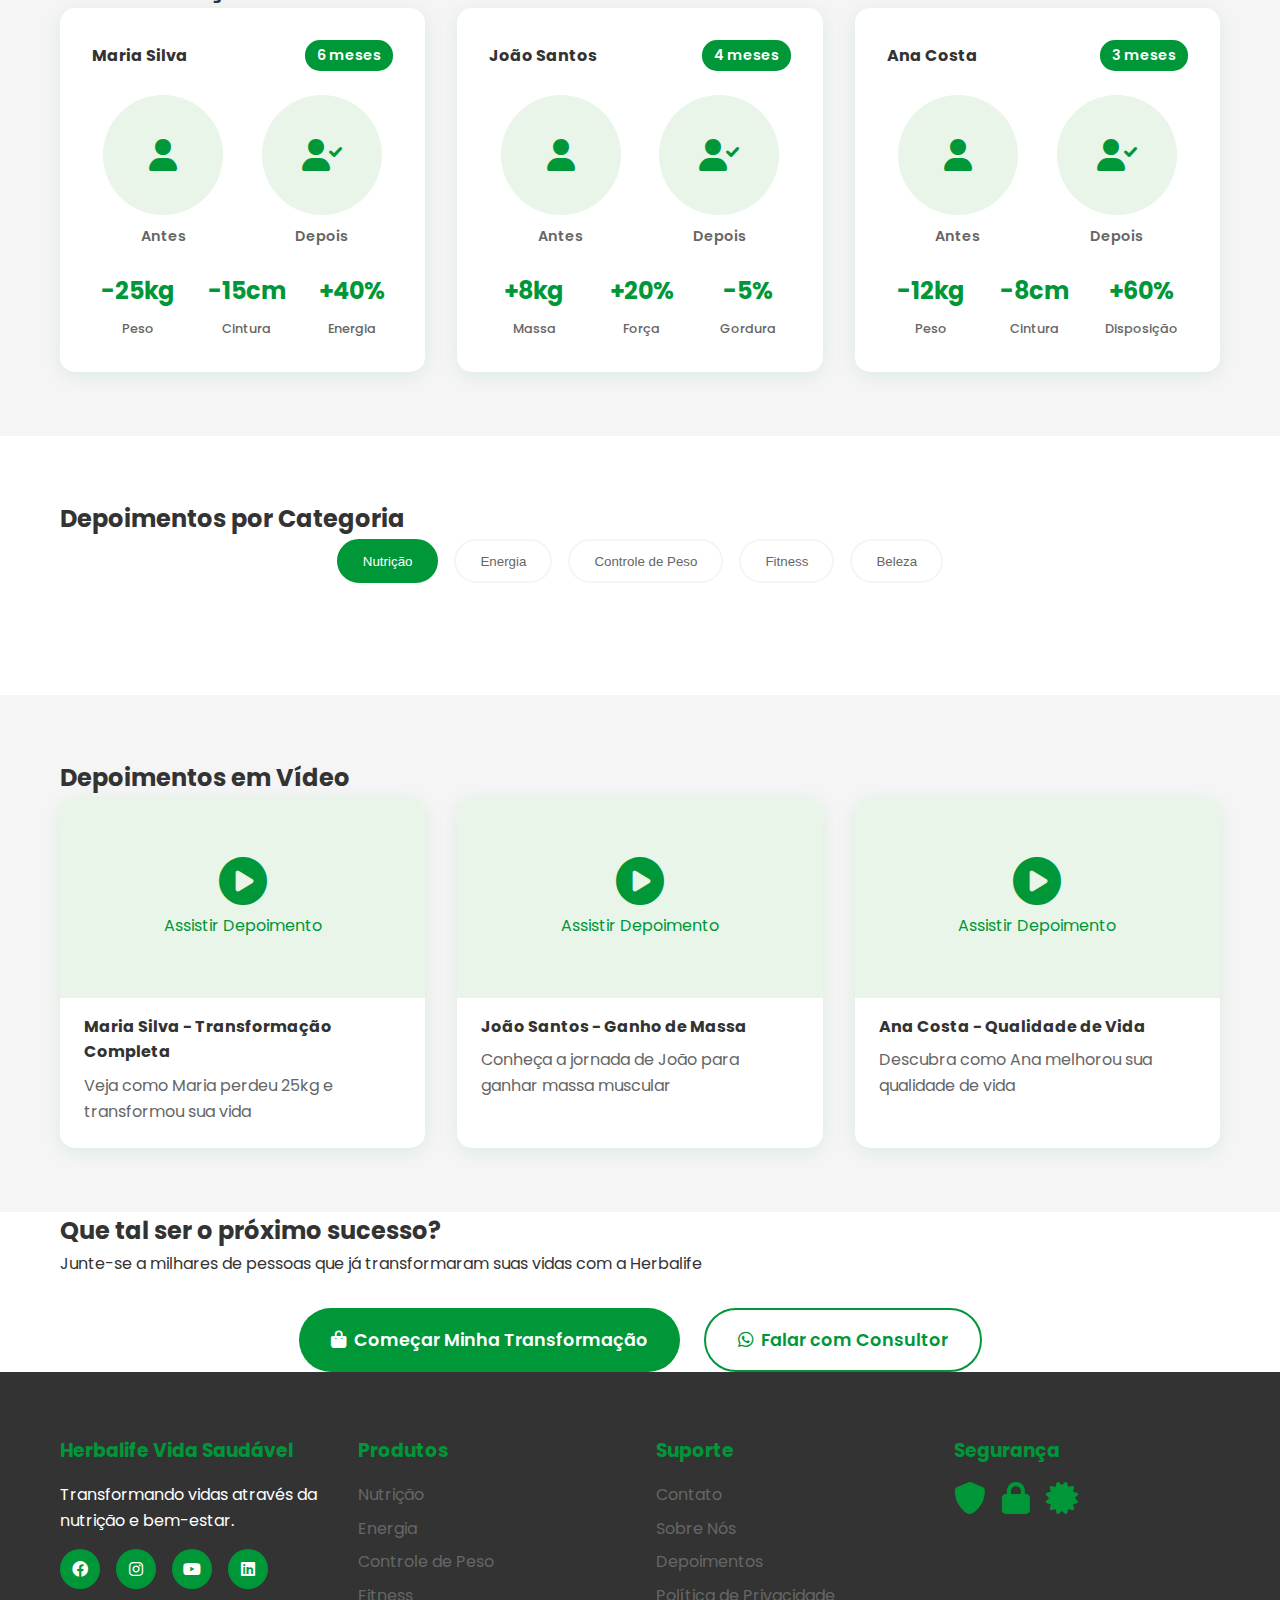
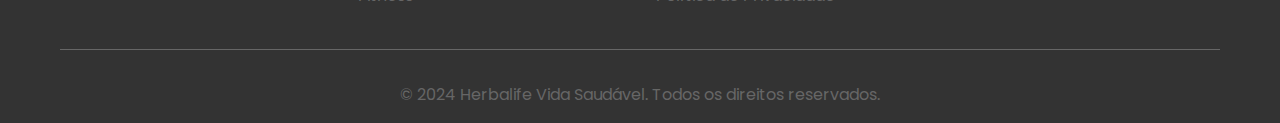
<file: pages/depoimentos.html>
<!DOCTYPE html>
<html lang="pt-BR">
<head>
    <meta charset="UTF-8">
    <meta name="viewport" content="width=device-width, initial-scale=1.0">
    <title>Resultados & Depoimentos - Herbalife Vida Saudável</title>
    <link rel="stylesheet" href="../assets/styles.css">
    <link href="https://cdnjs.cloudflare.com/ajax/libs/font-awesome/6.0.0/css/all.min.css" rel="stylesheet">
    <link href="https://fonts.googleapis.com/css2?family=Poppins:wght@300;400;500;600;700&display=swap" rel="stylesheet">
</head>
<body>
    <!-- Header -->
    <header class="header">
        <nav class="navbar">
            <div class="nav-container">
                <div class="logo">
                    <a href="../index.html">
                        <i class="fas fa-leaf"></i>
                        <span>Herbalife Vida Saudável</span>
                    </a>
                </div>
                <ul class="nav-menu">
                    <li><a href="../index.html" class="nav-link">Home</a></li>
                    <li><a href="produtos.html" class="nav-link">Produtos</a></li>
                    <li><a href="sobre.html" class="nav-link">Sobre Nós</a></li>
                    <li><a href="depoimentos.html" class="nav-link active">Resultados</a></li>
                    <li><a href="contato.html" class="nav-link">Contato</a></li>
                </ul>
                <div class="hamburger">
                    <span class="bar"></span>
                    <span class="bar"></span>
                    <span class="bar"></span>
                </div>
            </div>
        </nav>
    </header>

    <!-- Main Content -->
    <main>
        <!-- Hero Section -->
        <section class="page-hero">
            <div class="container">
                <h1>Resultados & Depoimentos</h1>
                <p>Histórias reais de transformação e resultados comprovados dos nossos clientes</p>
            </div>
        </section>

        <!-- Estatísticas de Sucesso -->
        <section class="success-stats">
            <div class="container">
                <h2>Números que Falam por Si</h2>
                <div class="stats-grid">
                    <div class="stat-card">
                        <div class="stat-icon">
                            <i class="fas fa-users"></i>
                        </div>
                        <div class="stat-number">500K+</div>
                        <div class="stat-label">Pessoas Transformadas</div>
                    </div>
                    <div class="stat-card">
                        <div class="stat-icon">
                            <i class="fas fa-weight"></i>
                        </div>
                        <div class="stat-number">2M+</div>
                        <div class="stat-label">Kg Perdidos</div>
                    </div>
                    <div class="stat-card">
                        <div class="stat-icon">
                            <i class="fas fa-star"></i>
                        </div>
                        <div class="stat-number">98%</div>
                        <div class="stat-label">Satisfação</div>
                    </div>
                    <div class="stat-card">
                        <div class="stat-icon">
                            <i class="fas fa-trophy"></i>
                        </div>
                        <div class="stat-number">15+</div>
                        <div class="stat-label">Anos de Experiência</div>
                    </div>
                </div>
            </div>
        </section>

        <!-- Carrossel de Depoimentos -->
        <section class="testimonials-carousel-section">
            <div class="container">
                <h2>Depoimentos em Destaque</h2>
                <div class="testimonials-carousel">
                    <div class="testimonial-slide active">
                        <div class="testimonial-content">
                            <div class="testimonial-header">
                                <div class="testimonial-photo">
                                    <i class="fas fa-user"></i>
                                </div>
                                <div class="testimonial-info">
                                    <h4>Maria Silva</h4>
                                    <p>Perdeu 25kg em 6 meses</p>
                                    <div class="testimonial-rating">
                                        <i class="fas fa-star"></i>
                                        <i class="fas fa-star"></i>
                                        <i class="fas fa-star"></i>
                                        <i class="fas fa-star"></i>
                                        <i class="fas fa-star"></i>
                                    </div>
                                </div>
                            </div>
                            <div class="testimonial-text">
                                <p>"Em 6 meses consegui perder 25kg e ganhar muito mais energia. Os produtos Herbalife mudaram completamente minha vida! Hoje me sinto mais confiante e saudável do que nunca."</p>
                            </div>
                            <div class="testimonial-products">
                                <span class="product-tag">Fórmula 1</span>
                                <span class="product-tag">Chá Concentrado</span>
                                <span class="product-tag">Termogênico</span>
                            </div>
                        </div>
                    </div>
                    
                    <div class="testimonial-slide">
                        <div class="testimonial-content">
                            <div class="testimonial-header">
                                <div class="testimonial-photo">
                                    <i class="fas fa-user"></i>
                                </div>
                                <div class="testimonial-info">
                                    <h4>João Santos</h4>
                                    <p>Ganhou 8kg de massa muscular</p>
                                    <div class="testimonial-rating">
                                        <i class="fas fa-star"></i>
                                        <i class="fas fa-star"></i>
                                        <i class="fas fa-star"></i>
                                        <i class="fas fa-star"></i>
                                        <i class="fas fa-star"></i>
                                    </div>
                                </div>
                            </div>
                            <div class="testimonial-text">
                                <p>"Meu rendimento no treino melhorou 100% com os suplementos Herbalife. Em 4 meses ganhei 8kg de massa muscular pura. Recomendo para todos que buscam resultados!"</p>
                            </div>
                            <div class="testimonial-products">
                                <span class="product-tag">Whey Protein</span>
                                <span class="product-tag">Aminoácidos</span>
                                <span class="product-tag">Barra de Proteína</span>
                            </div>
                        </div>
                    </div>
                    
                    <div class="testimonial-slide">
                        <div class="testimonial-content">
                            <div class="testimonial-header">
                                <div class="testimonial-photo">
                                    <i class="fas fa-user"></i>
                                </div>
                                <div class="testimonial-info">
                                    <h4>Ana Costa</h4>
                                    <p>Melhorou sua qualidade de vida</p>
                                    <div class="testimonial-rating">
                                        <i class="fas fa-star"></i>
                                        <i class="fas fa-star"></i>
                                        <i class="fas fa-star"></i>
                                        <i class="fas fa-star"></i>
                                        <i class="fas fa-star"></i>
                                    </div>
                                </div>
                            </div>
                            <div class="testimonial-text">
                                <p>"Finalmente encontrei uma alimentação equilibrada que funciona para mim. Os produtos Herbalife me ajudaram a manter uma rotina saudável e me sinto muito mais disposta!"</p>
                            </div>
                            <div class="testimonial-products">
                                <span class="product-tag">Multivitamínico</span>
                                <span class="product-tag">Óleo de Coco</span>
                                <span class="product-tag">Energético Natural</span>
                            </div>
                        </div>
                    </div>
                </div>
                <div class="carousel-controls">
                    <button class="carousel-btn prev" onclick="changeSlide(-1)">
                        <i class="fas fa-chevron-left"></i>
                    </button>
                    <button class="carousel-btn next" onclick="changeSlide(1)">
                        <i class="fas fa-chevron-right"></i>
                    </button>
                </div>
            </div>
        </section>

        <!-- Galeria de Antes e Depois -->
        <section class="before-after-gallery">
            <div class="container">
                <h2>Transformações Reais</h2>
                <div class="gallery-grid">
                    <div class="transformation-card">
                        <div class="transformation-header">
                            <h4>Maria Silva</h4>
                            <span class="transformation-time">6 meses</span>
                        </div>
                        <div class="before-after-images">
                            <div class="before-image">
                                <div class="image-placeholder">
                                    <i class="fas fa-user"></i>
                                </div>
                                <span>Antes</span>
                            </div>
                            <div class="after-image">
                                <div class="image-placeholder">
                                    <i class="fas fa-user-check"></i>
                                </div>
                                <span>Depois</span>
                            </div>
                        </div>
                        <div class="transformation-stats">
                            <div class="stat">
                                <span class="stat-value">-25kg</span>
                                <span class="stat-label">Peso</span>
                            </div>
                            <div class="stat">
                                <span class="stat-value">-15cm</span>
                                <span class="stat-label">Cintura</span>
                            </div>
                            <div class="stat">
                                <span class="stat-value">+40%</span>
                                <span class="stat-label">Energia</span>
                            </div>
                        </div>
                    </div>
                    
                    <div class="transformation-card">
                        <div class="transformation-header">
                            <h4>João Santos</h4>
                            <span class="transformation-time">4 meses</span>
                        </div>
                        <div class="before-after-images">
                            <div class="before-image">
                                <div class="image-placeholder">
                                    <i class="fas fa-user"></i>
                                </div>
                                <span>Antes</span>
                            </div>
                            <div class="after-image">
                                <div class="image-placeholder">
                                    <i class="fas fa-user-check"></i>
                                </div>
                                <span>Depois</span>
                            </div>
                        </div>
                        <div class="transformation-stats">
                            <div class="stat">
                                <span class="stat-value">+8kg</span>
                                <span class="stat-label">Massa</span>
                            </div>
                            <div class="stat">
                                <span class="stat-value">+20%</span>
                                <span class="stat-label">Força</span>
                            </div>
                            <div class="stat">
                                <span class="stat-value">-5%</span>
                                <span class="stat-label">Gordura</span>
                            </div>
                        </div>
                    </div>
                    
                    <div class="transformation-card">
                        <div class="transformation-header">
                            <h4>Ana Costa</h4>
                            <span class="transformation-time">3 meses</span>
                        </div>
                        <div class="before-after-images">
                            <div class="before-image">
                                <div class="image-placeholder">
                                    <i class="fas fa-user"></i>
                                </div>
                                <span>Antes</span>
                            </div>
                            <div class="after-image">
                                <div class="image-placeholder">
                                    <i class="fas fa-user-check"></i>
                                </div>
                                <span>Depois</span>
                            </div>
                        </div>
                        <div class="transformation-stats">
                            <div class="stat">
                                <span class="stat-value">-12kg</span>
                                <span class="stat-label">Peso</span>
                            </div>
                            <div class="stat">
                                <span class="stat-value">-8cm</span>
                                <span class="stat-label">Cintura</span>
                            </div>
                            <div class="stat">
                                <span class="stat-value">+60%</span>
                                <span class="stat-label">Disposição</span>
                            </div>
                        </div>
                    </div>
                </div>
            </div>
        </section>

        <!-- Depoimentos por Categoria -->
        <section class="category-testimonials">
            <div class="container">
                <h2>Depoimentos por Categoria</h2>
                <div class="category-tabs">
                    <button class="category-tab active" data-category="nutricao">Nutrição</button>
                    <button class="category-tab" data-category="energia">Energia</button>
                    <button class="category-tab" data-category="peso">Controle de Peso</button>
                    <button class="category-tab" data-category="fitness">Fitness</button>
                    <button class="category-tab" data-category="beleza">Beleza</button>
                </div>
                <div class="category-content">
                    <div class="category-testimonials-grid" id="categoryTestimonials">
                        <!-- Depoimentos serão inseridos via JavaScript -->
                    </div>
                </div>
            </div>
        </section>

        <!-- Vídeos de Depoimentos -->
        <section class="video-testimonials">
            <div class="container">
                <h2>Depoimentos em Vídeo</h2>
                <div class="video-grid">
                    <div class="video-card">
                        <div class="video-placeholder">
                            <i class="fas fa-play-circle"></i>
                            <span>Assistir Depoimento</span>
                        </div>
                        <h4>Maria Silva - Transformação Completa</h4>
                        <p>Veja como Maria perdeu 25kg e transformou sua vida</p>
                    </div>
                    <div class="video-card">
                        <div class="video-placeholder">
                            <i class="fas fa-play-circle"></i>
                            <span>Assistir Depoimento</span>
                        </div>
                        <h4>João Santos - Ganho de Massa</h4>
                        <p>Conheça a jornada de João para ganhar massa muscular</p>
                    </div>
                    <div class="video-card">
                        <div class="video-placeholder">
                            <i class="fas fa-play-circle"></i>
                            <span>Assistir Depoimento</span>
                        </div>
                        <h4>Ana Costa - Qualidade de Vida</h4>
                        <p>Descubra como Ana melhorou sua qualidade de vida</p>
                    </div>
                </div>
            </div>
        </section>

        <!-- CTA Final -->
        <section class="final-cta">
            <div class="container">
                <div class="cta-content">
                    <h2>Que tal ser o próximo sucesso?</h2>
                    <p>Junte-se a milhares de pessoas que já transformaram suas vidas com a Herbalife</p>
                    <div class="cta-buttons">
                        <a href="produtos.html" class="cta-button primary">
                            <i class="fas fa-shopping-bag"></i>
                            Começar Minha Transformação
                        </a>
                        <a href="contato.html" class="cta-button secondary">
                            <i class="fab fa-whatsapp"></i>
                            Falar com Consultor
                        </a>
                    </div>
                </div>
            </div>
        </section>
    </main>

    <!-- Footer -->
    <footer class="footer">
        <div class="container">
            <div class="footer-content">
                <div class="footer-section">
                    <h3>Herbalife Vida Saudável</h3>
                    <p>Transformando vidas através da nutrição e bem-estar.</p>
                    <div class="social-links">
                        <a href="#"><i class="fab fa-facebook"></i></a>
                        <a href="#"><i class="fab fa-instagram"></i></a>
                        <a href="#"><i class="fab fa-youtube"></i></a>
                        <a href="#"><i class="fab fa-linkedin"></i></a>
                    </div>
                </div>
                <div class="footer-section">
                    <h3>Produtos</h3>
                    <ul>
                        <li><a href="produtos.html">Nutrição</a></li>
                        <li><a href="produtos.html">Energia</a></li>
                        <li><a href="produtos.html">Controle de Peso</a></li>
                        <li><a href="produtos.html">Fitness</a></li>
                    </ul>
                </div>
                <div class="footer-section">
                    <h3>Suporte</h3>
                    <ul>
                        <li><a href="contato.html">Contato</a></li>
                        <li><a href="sobre.html">Sobre Nós</a></li>
                        <li><a href="depoimentos.html">Depoimentos</a></li>
                        <li><a href="#">Política de Privacidade</a></li>
                    </ul>
                </div>
                <div class="footer-section">
                    <h3>Segurança</h3>
                    <div class="security-badges">
                        <i class="fas fa-shield-alt"></i>
                        <i class="fas fa-lock"></i>
                        <i class="fas fa-certificate"></i>
                    </div>
                </div>
            </div>
            <div class="footer-bottom">
                <p>&copy; 2024 Herbalife Vida Saudável. Todos os direitos reservados.</p>
            </div>
        </div>
    </footer>

    <script src="../assets/script.js"></script>
</body>
</html>
</file>
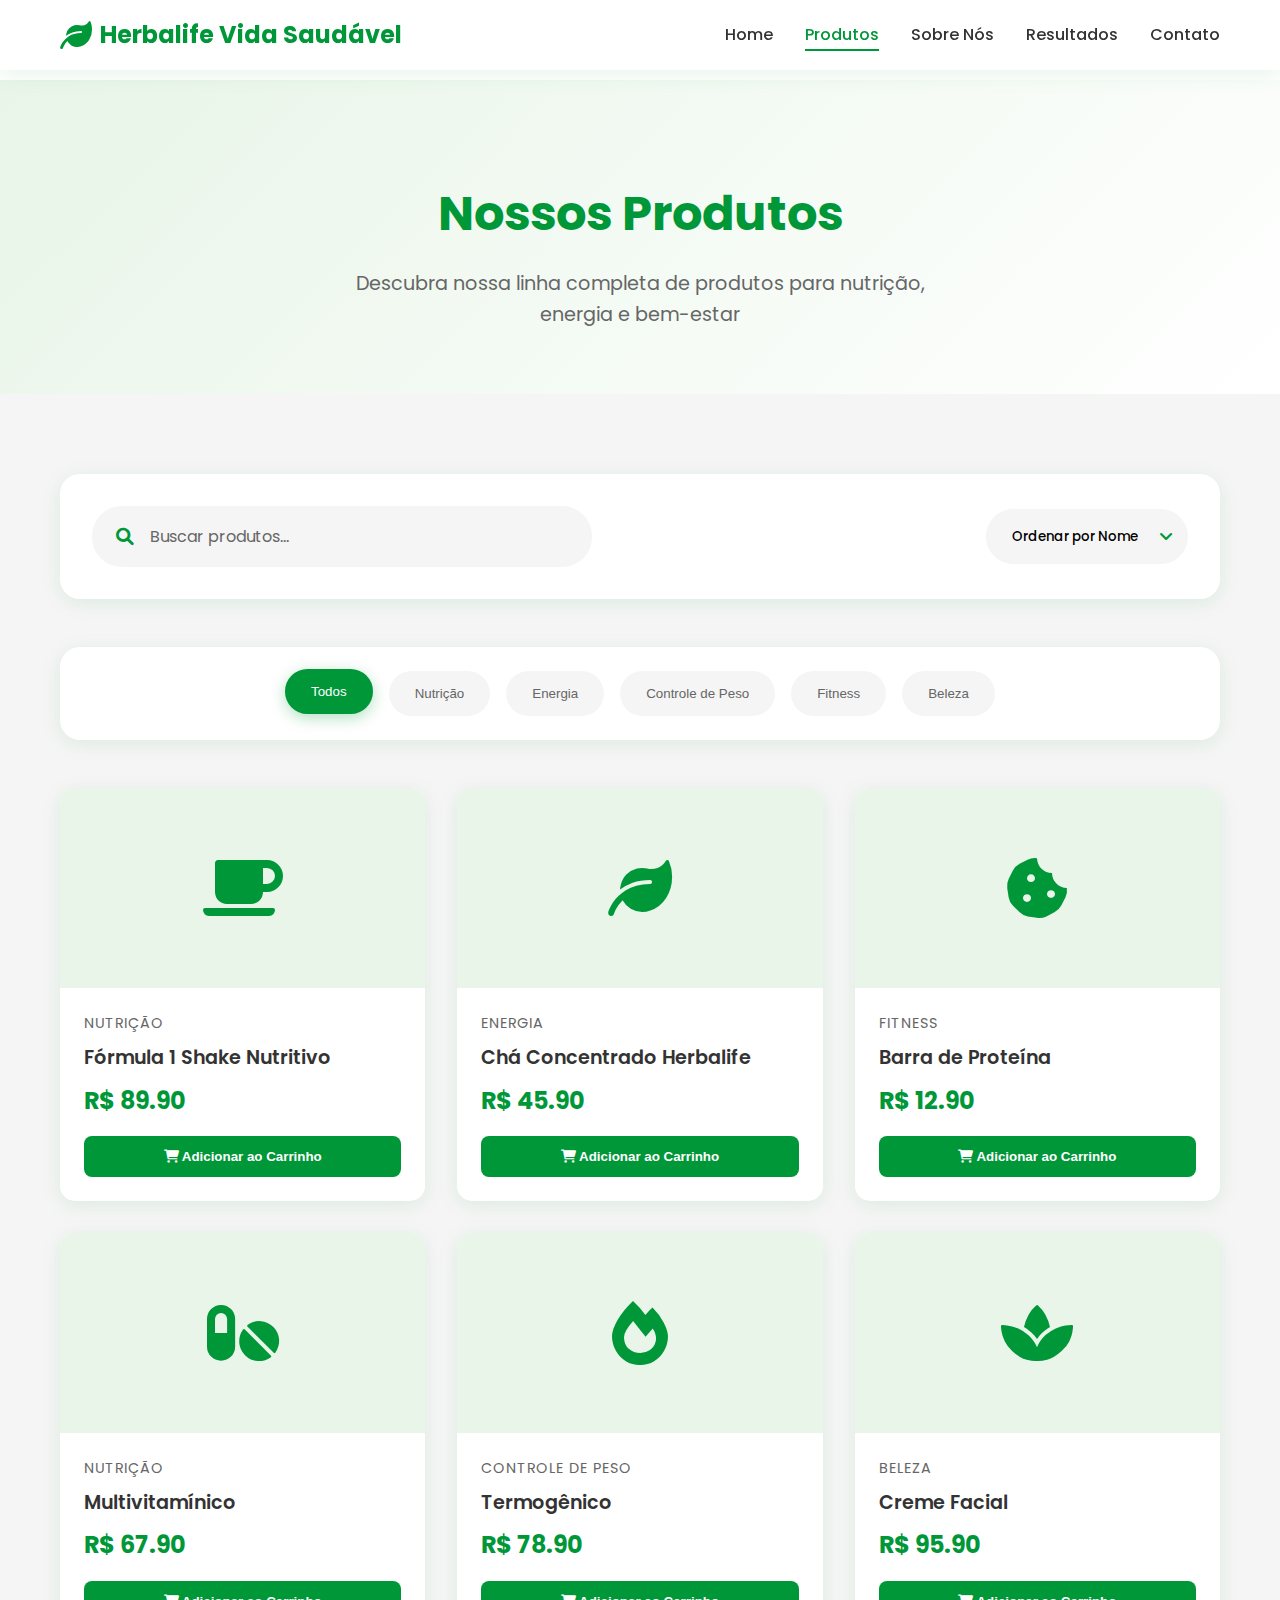
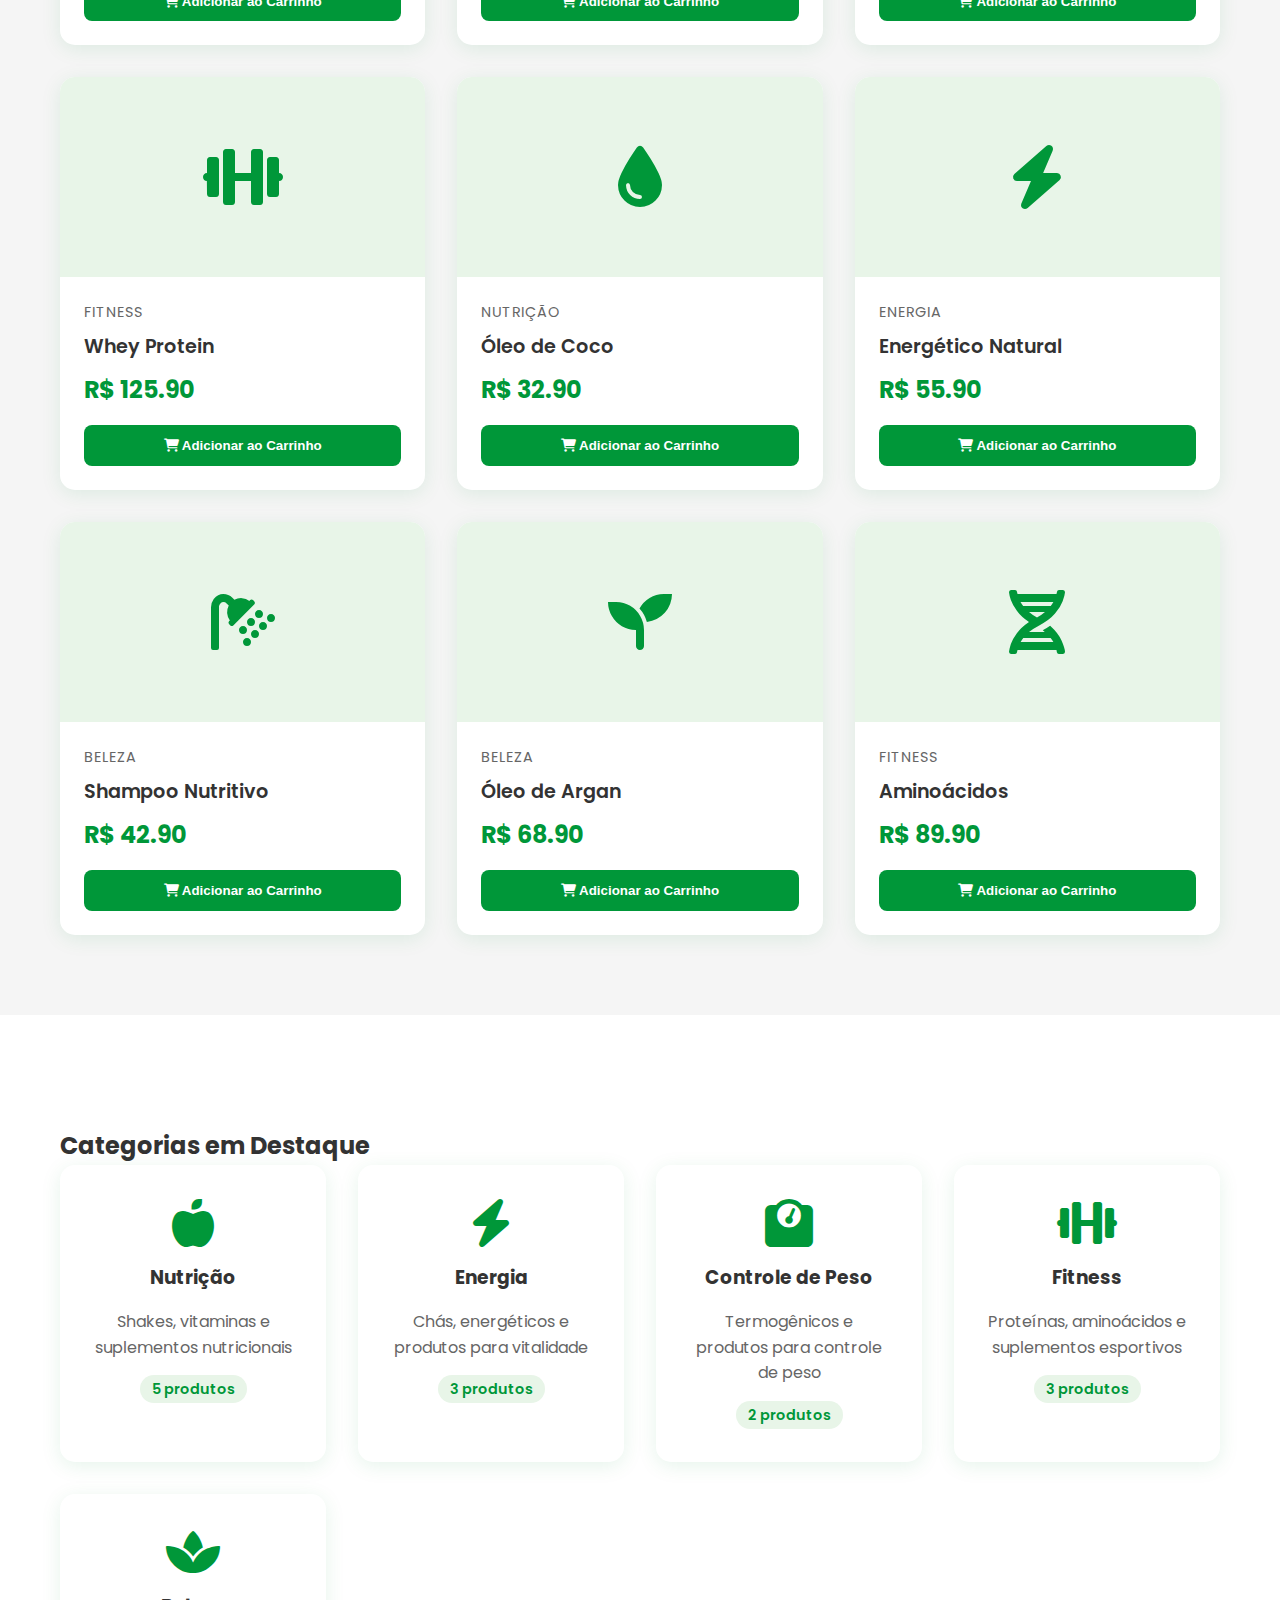
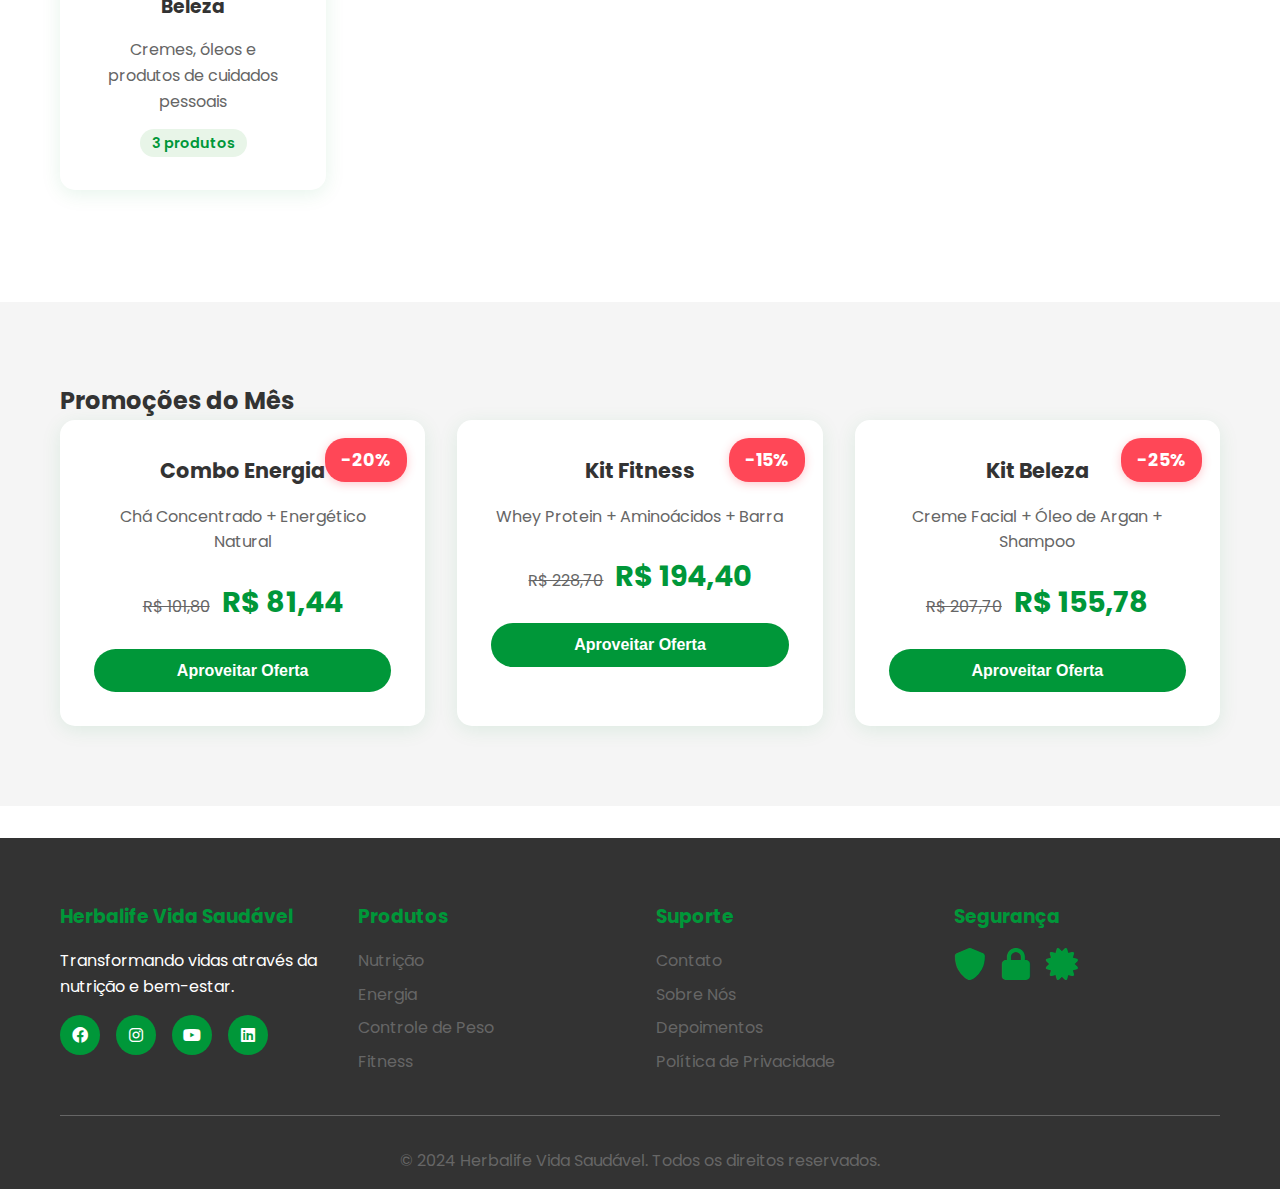
<file: pages/produtos.html>
<!DOCTYPE html>
<html lang="pt-BR">
<head>
    <meta charset="UTF-8">
    <meta name="viewport" content="width=device-width, initial-scale=1.0">
    <title>Produtos Herbalife - Herbalife Vida Saudável</title>
    <link rel="stylesheet" href="../assets/styles.css">
    <link href="https://cdnjs.cloudflare.com/ajax/libs/font-awesome/6.0.0/css/all.min.css" rel="stylesheet">
    <link href="https://fonts.googleapis.com/css2?family=Poppins:wght@300;400;500;600;700&display=swap" rel="stylesheet">
</head>
<body>
    <!-- Header -->
    <header class="header">
        <nav class="navbar">
            <div class="nav-container">
                <div class="logo">
                    <a href="../index.html">
                        <i class="fas fa-leaf"></i>
                        <span>Herbalife Vida Saudável</span>
                    </a>
                </div>
                <ul class="nav-menu">
                    <li><a href="../index.html" class="nav-link">Home</a></li>
                    <li><a href="produtos.html" class="nav-link active">Produtos</a></li>
                    <li><a href="sobre.html" class="nav-link">Sobre Nós</a></li>
                    <li><a href="depoimentos.html" class="nav-link">Resultados</a></li>
                    <li><a href="contato.html" class="nav-link">Contato</a></li>
                </ul>
                <div class="hamburger">
                    <span class="bar"></span>
                    <span class="bar"></span>
                    <span class="bar"></span>
                </div>
            </div>
        </nav>
    </header>

    <!-- Carrinho Flutuante -->
    <div class="cart-float" id="cartFloat">
        <i class="fas fa-shopping-cart"></i>
        <span class="cart-count" id="cartCount">0</span>
    </div>

    <!-- Modal do Carrinho -->
    <div class="cart-modal" id="cartModal">
        <div class="cart-modal-content">
            <div class="cart-modal-header">
                <h3><i class="fas fa-shopping-cart"></i> Seu Carrinho</h3>
                <button class="close-cart" id="closeCart">
                    <i class="fas fa-times"></i>
                </button>
            </div>
            <div class="cart-items" id="cartItems">
                <!-- Itens do carrinho serão inseridos aqui -->
            </div>
            <div class="cart-total">
                <div class="total-info">
                    <span>Total: R$ <span id="cartTotal">0,00</span></span>
                </div>
                <button class="checkout-btn" id="checkoutBtn">
                    <i class="fas fa-credit-card"></i>
                    Finalizar Compra
                </button>
            </div>
        </div>
    </div>

    <!-- Main Content -->
    <main>
        <!-- Hero Section -->
        <section class="page-hero">
            <div class="container">
                <h1>Nossos Produtos</h1>
                <p>Descubra nossa linha completa de produtos para nutrição, energia e bem-estar</p>
            </div>
        </section>

        <!-- Filtros e Busca -->
        <section class="products-section">
            <div class="container">
                <div class="products-header">
                    <div class="search-box">
                        <i class="fas fa-search"></i>
                        <input type="text" id="searchInput" placeholder="Buscar produtos...">
                    </div>
                    <div class="sort-options">
                        <select id="sortSelect">
                            <option value="name">Ordenar por Nome</option>
                            <option value="price-low">Menor Preço</option>
                            <option value="price-high">Maior Preço</option>
                            <option value="category">Categoria</option>
                        </select>
                    </div>
                </div>

                <div class="product-filters">
                    <button class="filter-btn active" data-filter="all">Todos</button>
                    <button class="filter-btn" data-filter="nutricao">Nutrição</button>
                    <button class="filter-btn" data-filter="energia">Energia</button>
                    <button class="filter-btn" data-filter="peso">Controle de Peso</button>
                    <button class="filter-btn" data-filter="fitness">Fitness</button>
                    <button class="filter-btn" data-filter="beleza">Beleza</button>
                </div>

                <div class="products-grid" id="productsGrid">
                    <!-- Produtos serão inseridos via JavaScript -->
                </div>

                <!-- Paginação -->
                <div class="pagination" id="pagination">
                    <!-- Paginação será inserida via JavaScript -->
                </div>
            </div>
        </section>

        <!-- Categorias em Destaque -->
        <section class="categories-section">
            <div class="container">
                <h2>Categorias em Destaque</h2>
                <div class="categories-grid">
                    <div class="category-card" onclick="filterByCategory('nutricao')">
                        <i class="fas fa-apple-alt"></i>
                        <h3>Nutrição</h3>
                        <p>Shakes, vitaminas e suplementos nutricionais</p>
                        <span class="product-count">5 produtos</span>
                    </div>
                    <div class="category-card" onclick="filterByCategory('energia')">
                        <i class="fas fa-bolt"></i>
                        <h3>Energia</h3>
                        <p>Chás, energéticos e produtos para vitalidade</p>
                        <span class="product-count">3 produtos</span>
                    </div>
                    <div class="category-card" onclick="filterByCategory('peso')">
                        <i class="fas fa-weight"></i>
                        <h3>Controle de Peso</h3>
                        <p>Termogênicos e produtos para controle de peso</p>
                        <span class="product-count">2 produtos</span>
                    </div>
                    <div class="category-card" onclick="filterByCategory('fitness')">
                        <i class="fas fa-dumbbell"></i>
                        <h3>Fitness</h3>
                        <p>Proteínas, aminoácidos e suplementos esportivos</p>
                        <span class="product-count">3 produtos</span>
                    </div>
                    <div class="category-card" onclick="filterByCategory('beleza')">
                        <i class="fas fa-spa"></i>
                        <h3>Beleza</h3>
                        <p>Cremes, óleos e produtos de cuidados pessoais</p>
                        <span class="product-count">3 produtos</span>
                    </div>
                </div>
            </div>
        </section>

        <!-- Promoções -->
        <section class="promotions-section">
            <div class="container">
                <h2>Promoções do Mês</h2>
                <div class="promotions-grid">
                    <div class="promotion-card">
                        <div class="promotion-badge">-20%</div>
                        <div class="promotion-content">
                            <h3>Combo Energia</h3>
                            <p>Chá Concentrado + Energético Natural</p>
                            <div class="promotion-price">
                                <span class="old-price">R$ 101,80</span>
                                <span class="new-price">R$ 81,44</span>
                            </div>
                            <button class="promotion-btn">Aproveitar Oferta</button>
                        </div>
                    </div>
                    <div class="promotion-card">
                        <div class="promotion-badge">-15%</div>
                        <div class="promotion-content">
                            <h3>Kit Fitness</h3>
                            <p>Whey Protein + Aminoácidos + Barra</p>
                            <div class="promotion-price">
                                <span class="old-price">R$ 228,70</span>
                                <span class="new-price">R$ 194,40</span>
                            </div>
                            <button class="promotion-btn">Aproveitar Oferta</button>
                        </div>
                    </div>
                    <div class="promotion-card">
                        <div class="promotion-badge">-25%</div>
                        <div class="promotion-content">
                            <h3>Kit Beleza</h3>
                            <p>Creme Facial + Óleo de Argan + Shampoo</p>
                            <div class="promotion-price">
                                <span class="old-price">R$ 207,70</span>
                                <span class="new-price">R$ 155,78</span>
                            </div>
                            <button class="promotion-btn">Aproveitar Oferta</button>
                        </div>
                    </div>
                </div>
            </div>
        </section>
    </main>

    <!-- Footer -->
    <footer class="footer">
        <div class="container">
            <div class="footer-content">
                <div class="footer-section">
                    <h3>Herbalife Vida Saudável</h3>
                    <p>Transformando vidas através da nutrição e bem-estar.</p>
                    <div class="social-links">
                        <a href="#"><i class="fab fa-facebook"></i></a>
                        <a href="#"><i class="fab fa-instagram"></i></a>
                        <a href="#"><i class="fab fa-youtube"></i></a>
                        <a href="#"><i class="fab fa-linkedin"></i></a>
                    </div>
                </div>
                <div class="footer-section">
                    <h3>Produtos</h3>
                    <ul>
                        <li><a href="produtos.html">Nutrição</a></li>
                        <li><a href="produtos.html">Energia</a></li>
                        <li><a href="produtos.html">Controle de Peso</a></li>
                        <li><a href="produtos.html">Fitness</a></li>
                    </ul>
                </div>
                <div class="footer-section">
                    <h3>Suporte</h3>
                    <ul>
                        <li><a href="contato.html">Contato</a></li>
                        <li><a href="sobre.html">Sobre Nós</a></li>
                        <li><a href="depoimentos.html">Depoimentos</a></li>
                        <li><a href="#">Política de Privacidade</a></li>
                    </ul>
                </div>
                <div class="footer-section">
                    <h3>Segurança</h3>
                    <div class="security-badges">
                        <i class="fas fa-shield-alt"></i>
                        <i class="fas fa-lock"></i>
                        <i class="fas fa-certificate"></i>
                    </div>
                </div>
            </div>
            <div class="footer-bottom">
                <p>&copy; 2024 Herbalife Vida Saudável. Todos os direitos reservados.</p>
            </div>
        </div>
    </footer>

    <script src="../assets/script.js"></script>
</body>
</html>
</file>
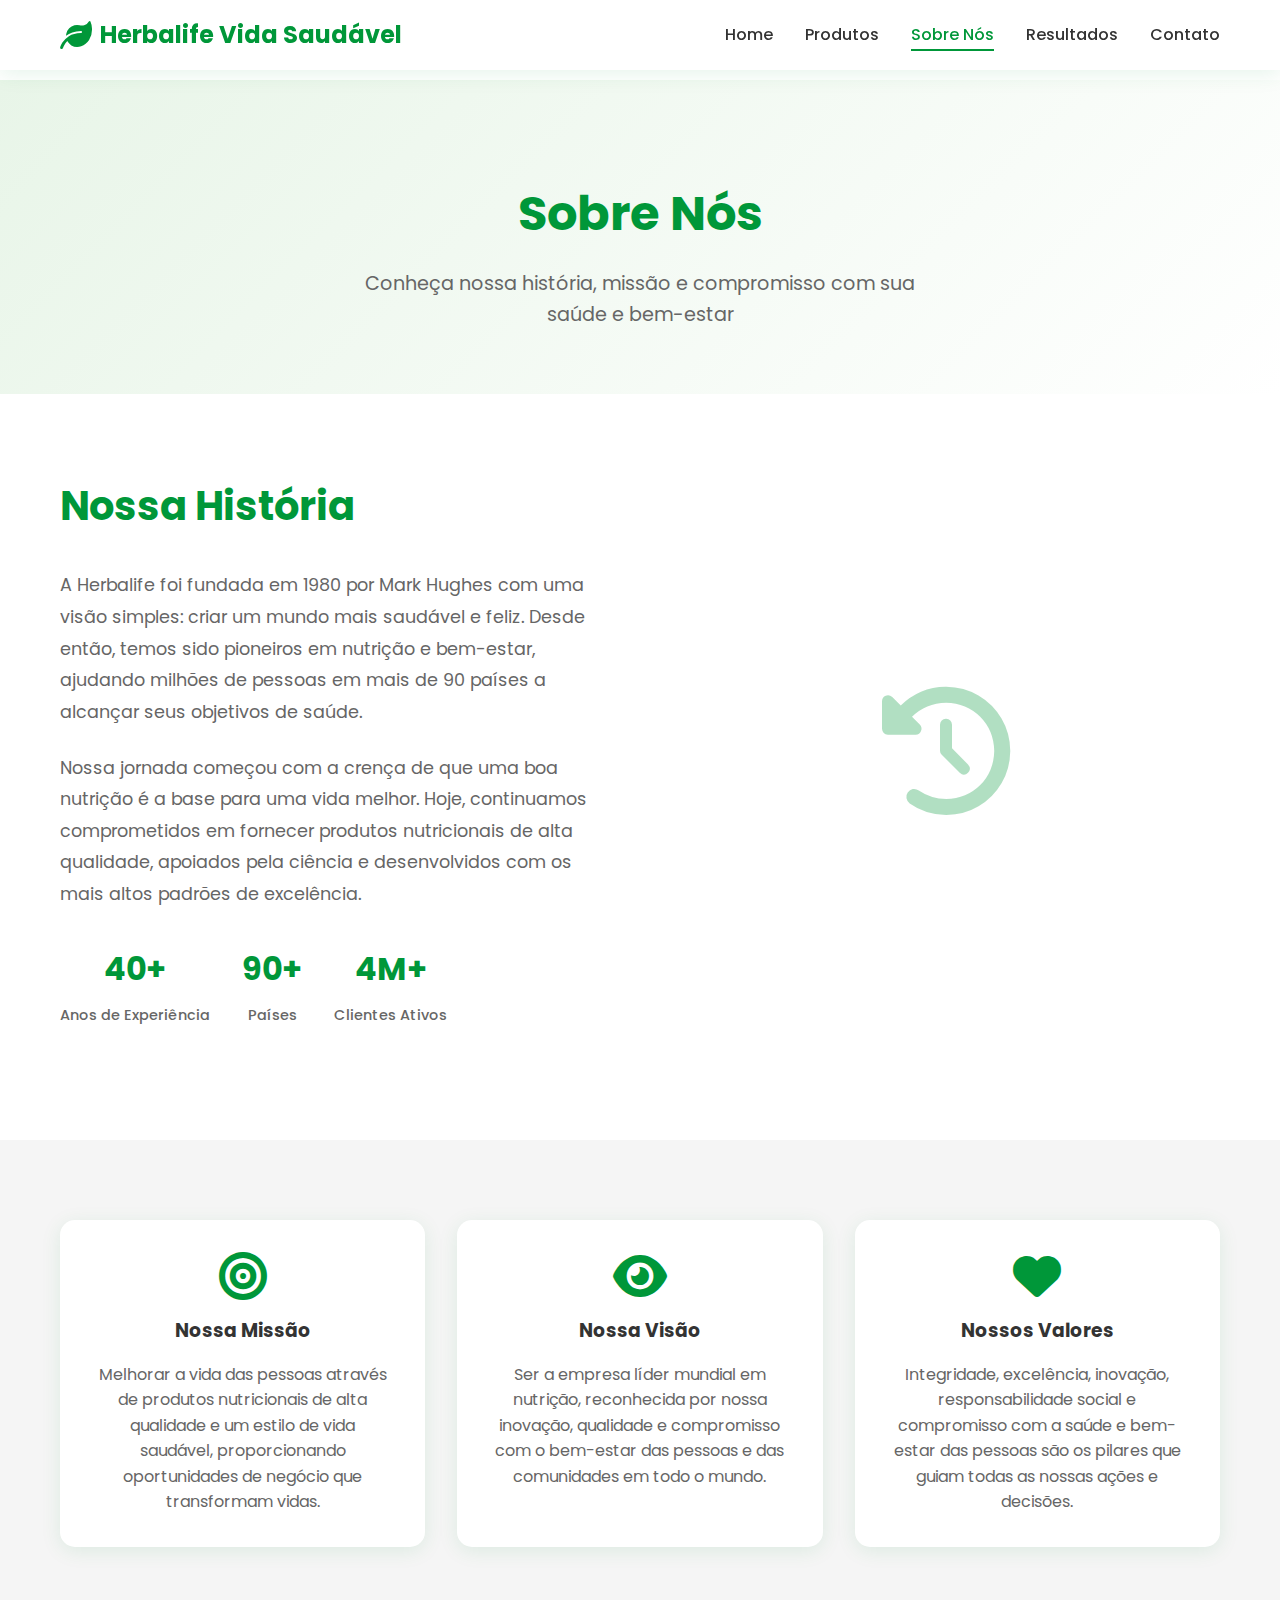
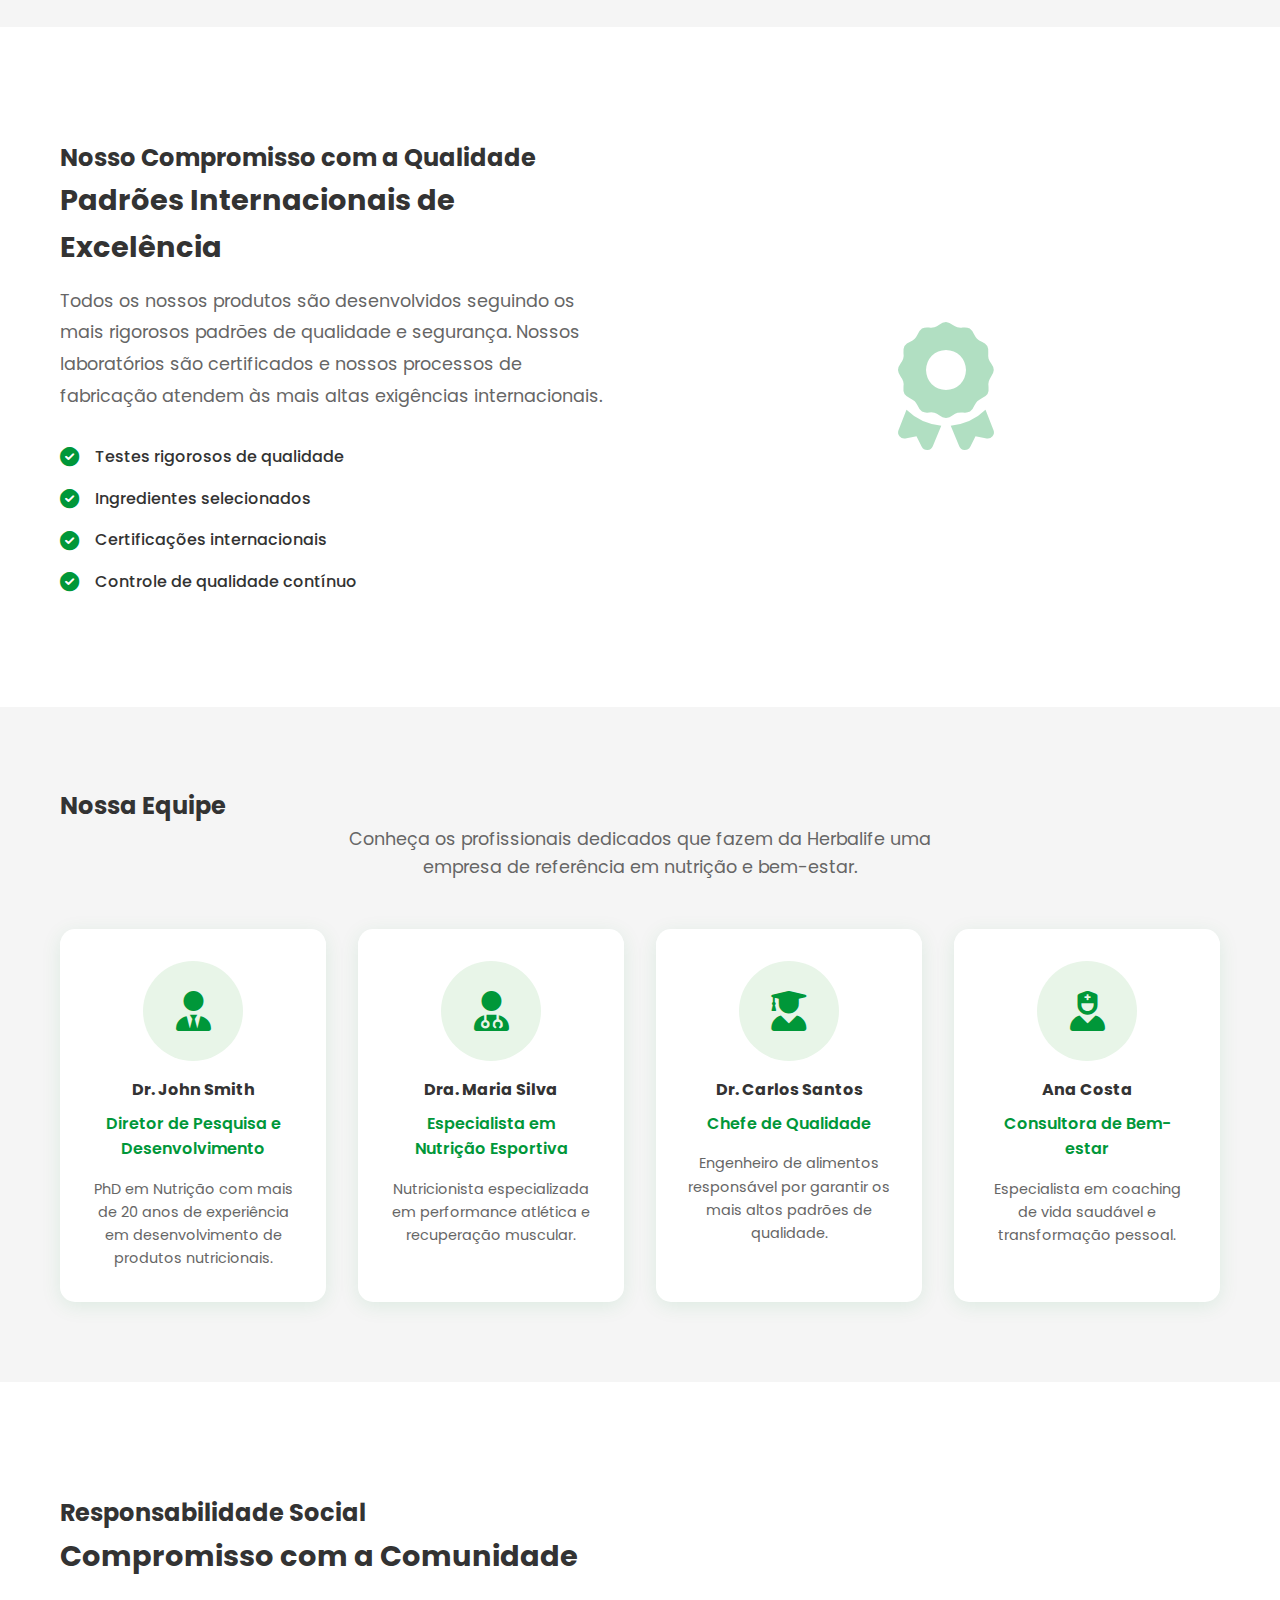
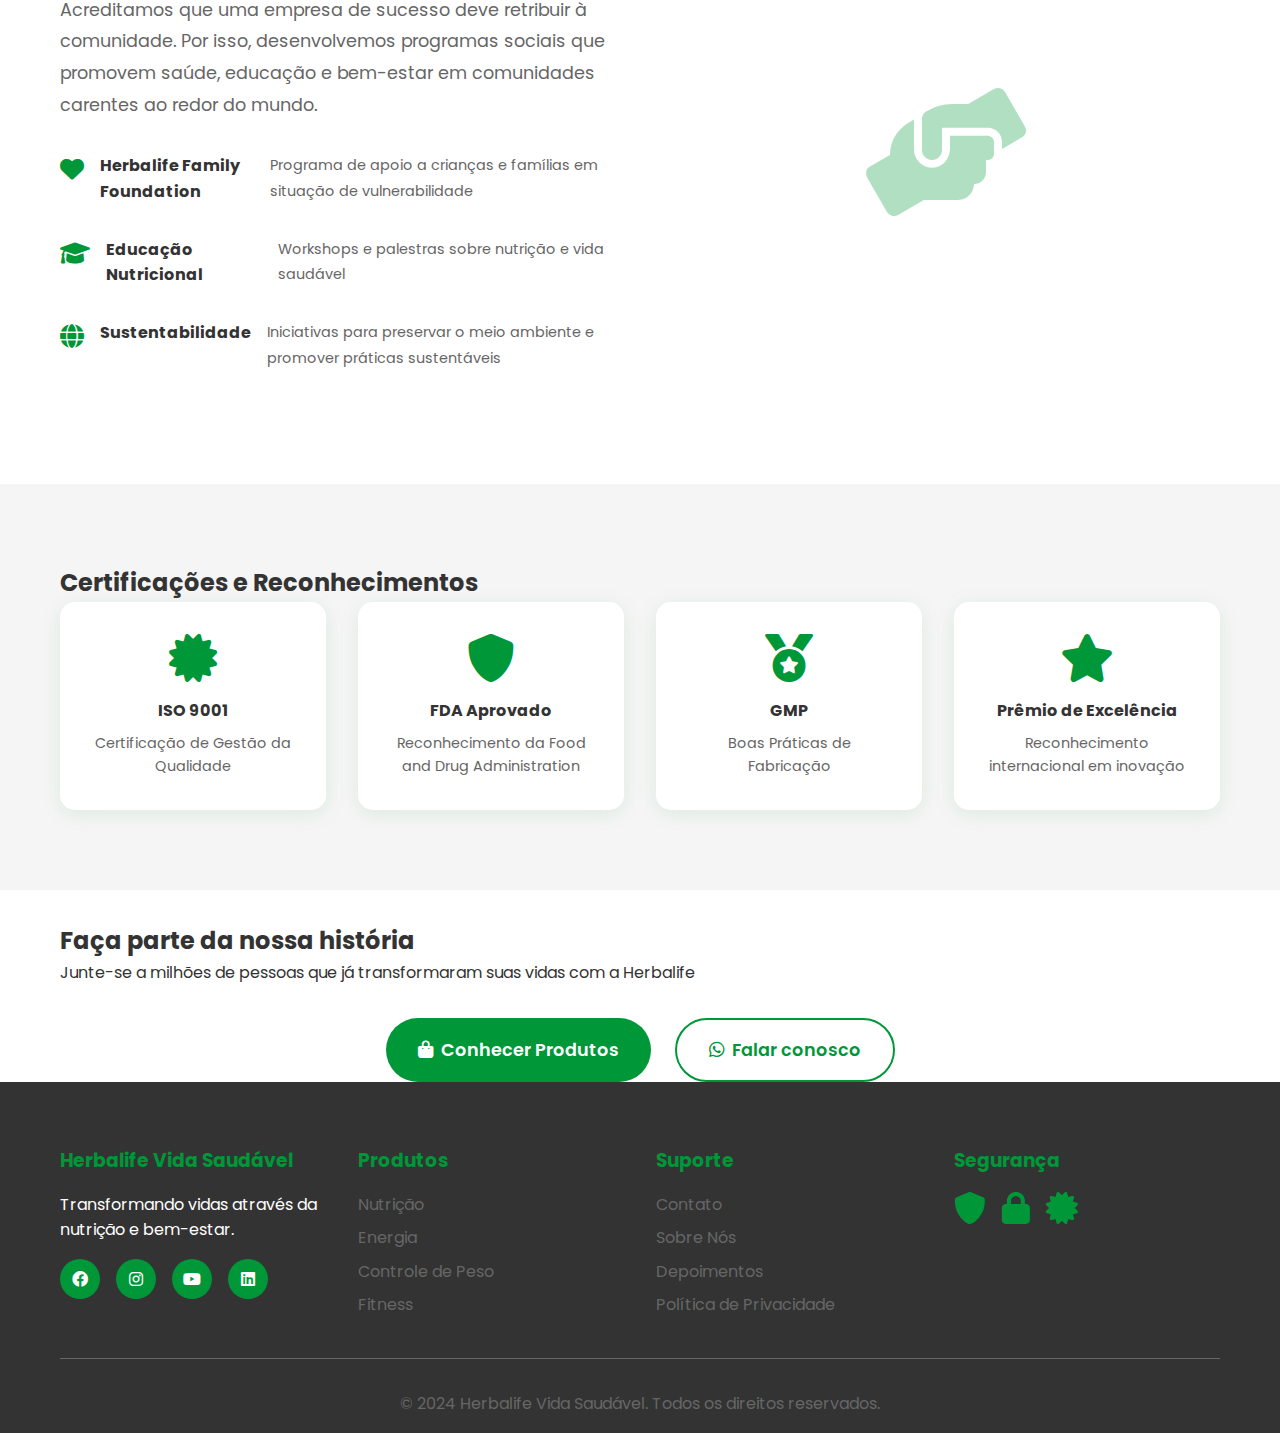
<file: pages/sobre.html>
<!DOCTYPE html>
<html lang="pt-BR">
<head>
    <meta charset="UTF-8">
    <meta name="viewport" content="width=device-width, initial-scale=1.0">
    <title>Sobre Nós - Herbalife Vida Saudável</title>
    <link rel="stylesheet" href="../assets/styles.css">
    <link href="https://cdnjs.cloudflare.com/ajax/libs/font-awesome/6.0.0/css/all.min.css" rel="stylesheet">
    <link href="https://fonts.googleapis.com/css2?family=Poppins:wght@300;400;500;600;700&display=swap" rel="stylesheet">
</head>
<body>
    <!-- Header -->
    <header class="header">
        <nav class="navbar">
            <div class="nav-container">
                <div class="logo">
                    <a href="../index.html">
                        <i class="fas fa-leaf"></i>
                        <span>Herbalife Vida Saudável</span>
                    </a>
                </div>
                <ul class="nav-menu">
                    <li><a href="../index.html" class="nav-link">Home</a></li>
                    <li><a href="produtos.html" class="nav-link">Produtos</a></li>
                    <li><a href="sobre.html" class="nav-link active">Sobre Nós</a></li>
                    <li><a href="depoimentos.html" class="nav-link">Resultados</a></li>
                    <li><a href="contato.html" class="nav-link">Contato</a></li>
                </ul>
                <div class="hamburger">
                    <span class="bar"></span>
                    <span class="bar"></span>
                    <span class="bar"></span>
                </div>
            </div>
        </nav>
    </header>

    <!-- Main Content -->
    <main>
        <!-- Hero Section -->
        <section class="page-hero">
            <div class="container">
                <h1>Sobre Nós</h1>
                <p>Conheça nossa história, missão e compromisso com sua saúde e bem-estar</p>
            </div>
        </section>

        <!-- Nossa História -->
        <section class="about-story">
            <div class="container">
                <div class="story-content">
                    <div class="story-text">
                        <h2>Nossa História</h2>
                        <p>
                            A Herbalife foi fundada em 1980 por Mark Hughes com uma visão simples: 
                            criar um mundo mais saudável e feliz. Desde então, temos sido pioneiros 
                            em nutrição e bem-estar, ajudando milhões de pessoas em mais de 90 países 
                            a alcançar seus objetivos de saúde.
                        </p>
                        <p>
                            Nossa jornada começou com a crença de que uma boa nutrição é a base para 
                            uma vida melhor. Hoje, continuamos comprometidos em fornecer produtos 
                            nutricionais de alta qualidade, apoiados pela ciência e desenvolvidos 
                            com os mais altos padrões de excelência.
                        </p>
                        <div class="story-stats">
                            <div class="stat">
                                <span class="stat-number">40+</span>
                                <span class="stat-label">Anos de Experiência</span>
                            </div>
                            <div class="stat">
                                <span class="stat-number">90+</span>
                                <span class="stat-label">Países</span>
                            </div>
                            <div class="stat">
                                <span class="stat-number">4M+</span>
                                <span class="stat-label">Clientes Ativos</span>
                            </div>
                        </div>
                    </div>
                    <div class="story-image">
                        <i class="fas fa-history"></i>
                    </div>
                </div>
            </div>
        </section>

        <!-- Missão, Visão e Valores -->
        <section class="mission-vision">
            <div class="container">
                <div class="mv-grid">
                    <div class="mv-card">
                        <i class="fas fa-bullseye"></i>
                        <h3>Nossa Missão</h3>
                        <p>
                            Melhorar a vida das pessoas através de produtos nutricionais de alta qualidade 
                            e um estilo de vida saudável, proporcionando oportunidades de negócio que 
                            transformam vidas.
                        </p>
                    </div>
                    <div class="mv-card">
                        <i class="fas fa-eye"></i>
                        <h3>Nossa Visão</h3>
                        <p>
                            Ser a empresa líder mundial em nutrição, reconhecida por nossa inovação, 
                            qualidade e compromisso com o bem-estar das pessoas e das comunidades 
                            em todo o mundo.
                        </p>
                    </div>
                    <div class="mv-card">
                        <i class="fas fa-heart"></i>
                        <h3>Nossos Valores</h3>
                        <p>
                            Integridade, excelência, inovação, responsabilidade social e compromisso 
                            com a saúde e bem-estar das pessoas são os pilares que guiam todas as 
                            nossas ações e decisões.
                        </p>
                    </div>
                </div>
            </div>
        </section>

        <!-- Compromisso com Qualidade -->
        <section class="quality-commitment">
            <div class="container">
                <h2>Nosso Compromisso com a Qualidade</h2>
                <div class="quality-content">
                    <div class="quality-text">
                        <h3>Padrões Internacionais de Excelência</h3>
                        <p>
                            Todos os nossos produtos são desenvolvidos seguindo os mais rigorosos 
                            padrões de qualidade e segurança. Nossos laboratórios são certificados 
                            e nossos processos de fabricação atendem às mais altas exigências 
                            internacionais.
                        </p>
                        <div class="quality-features">
                            <div class="quality-feature">
                                <i class="fas fa-check-circle"></i>
                                <span>Testes rigorosos de qualidade</span>
                            </div>
                            <div class="quality-feature">
                                <i class="fas fa-check-circle"></i>
                                <span>Ingredientes selecionados</span>
                            </div>
                            <div class="quality-feature">
                                <i class="fas fa-check-circle"></i>
                                <span>Certificações internacionais</span>
                            </div>
                            <div class="quality-feature">
                                <i class="fas fa-check-circle"></i>
                                <span>Controle de qualidade contínuo</span>
                            </div>
                        </div>
                    </div>
                    <div class="quality-image">
                        <i class="fas fa-award"></i>
                    </div>
                </div>
            </div>
        </section>

        <!-- Nossa Equipe -->
        <section class="our-team">
            <div class="container">
                <h2>Nossa Equipe</h2>
                <p class="team-intro">
                    Conheça os profissionais dedicados que fazem da Herbalife uma empresa de referência em nutrição e bem-estar.
                </p>
                <div class="team-grid">
                    <div class="team-member">
                        <div class="member-photo">
                            <i class="fas fa-user-tie"></i>
                        </div>
                        <h4>Dr. John Smith</h4>
                        <p class="member-role">Diretor de Pesquisa e Desenvolvimento</p>
                        <p class="member-bio">
                            PhD em Nutrição com mais de 20 anos de experiência em desenvolvimento de produtos nutricionais.
                        </p>
                    </div>
                    <div class="team-member">
                        <div class="member-photo">
                            <i class="fas fa-user-md"></i>
                        </div>
                        <h4>Dra. Maria Silva</h4>
                        <p class="member-role">Especialista em Nutrição Esportiva</p>
                        <p class="member-bio">
                            Nutricionista especializada em performance atlética e recuperação muscular.
                        </p>
                    </div>
                    <div class="team-member">
                        <div class="member-photo">
                            <i class="fas fa-user-graduate"></i>
                        </div>
                        <h4>Dr. Carlos Santos</h4>
                        <p class="member-role">Chefe de Qualidade</p>
                        <p class="member-bio">
                            Engenheiro de alimentos responsável por garantir os mais altos padrões de qualidade.
                        </p>
                    </div>
                    <div class="team-member">
                        <div class="member-photo">
                            <i class="fas fa-user-nurse"></i>
                        </div>
                        <h4>Ana Costa</h4>
                        <p class="member-role">Consultora de Bem-estar</p>
                        <p class="member-bio">
                            Especialista em coaching de vida saudável e transformação pessoal.
                        </p>
                    </div>
                </div>
            </div>
        </section>

        <!-- Responsabilidade Social -->
        <section class="social-responsibility">
            <div class="container">
                <h2>Responsabilidade Social</h2>
                <div class="responsibility-content">
                    <div class="responsibility-text">
                        <h3>Compromisso com a Comunidade</h3>
                        <p>
                            Acreditamos que uma empresa de sucesso deve retribuir à comunidade. 
                            Por isso, desenvolvemos programas sociais que promovem saúde, educação 
                            e bem-estar em comunidades carentes ao redor do mundo.
                        </p>
                        <div class="responsibility-programs">
                            <div class="program">
                                <i class="fas fa-heart"></i>
                                <h4>Herbalife Family Foundation</h4>
                                <p>Programa de apoio a crianças e famílias em situação de vulnerabilidade</p>
                            </div>
                            <div class="program">
                                <i class="fas fa-graduation-cap"></i>
                                <h4>Educação Nutricional</h4>
                                <p>Workshops e palestras sobre nutrição e vida saudável</p>
                            </div>
                            <div class="program">
                                <i class="fas fa-globe"></i>
                                <h4>Sustentabilidade</h4>
                                <p>Iniciativas para preservar o meio ambiente e promover práticas sustentáveis</p>
                            </div>
                        </div>
                    </div>
                    <div class="responsibility-image">
                        <i class="fas fa-hands-helping"></i>
                    </div>
                </div>
            </div>
        </section>

        <!-- Certificações -->
        <section class="certifications">
            <div class="container">
                <h2>Certificações e Reconhecimentos</h2>
                <div class="cert-grid">
                    <div class="cert-item">
                        <i class="fas fa-certificate"></i>
                        <h4>ISO 9001</h4>
                        <p>Certificação de Gestão da Qualidade</p>
                    </div>
                    <div class="cert-item">
                        <i class="fas fa-shield-alt"></i>
                        <h4>FDA Aprovado</h4>
                        <p>Reconhecimento da Food and Drug Administration</p>
                    </div>
                    <div class="cert-item">
                        <i class="fas fa-medal"></i>
                        <h4>GMP</h4>
                        <p>Boas Práticas de Fabricação</p>
                    </div>
                    <div class="cert-item">
                        <i class="fas fa-star"></i>
                        <h4>Prêmio de Excelência</h4>
                        <p>Reconhecimento internacional em inovação</p>
                    </div>
                </div>
            </div>
        </section>

        <!-- CTA Final -->
        <section class="final-cta">
            <div class="container">
                <div class="cta-content">
                    <h2>Faça parte da nossa história</h2>
                    <p>Junte-se a milhões de pessoas que já transformaram suas vidas com a Herbalife</p>
                    <div class="cta-buttons">
                        <a href="produtos.html" class="cta-button primary">
                            <i class="fas fa-shopping-bag"></i>
                            Conhecer Produtos
                        </a>
                        <a href="contato.html" class="cta-button secondary">
                            <i class="fab fa-whatsapp"></i>
                            Falar conosco
                        </a>
                    </div>
                </div>
            </div>
        </section>
    </main>

    <!-- Footer -->
    <footer class="footer">
        <div class="container">
            <div class="footer-content">
                <div class="footer-section">
                    <h3>Herbalife Vida Saudável</h3>
                    <p>Transformando vidas através da nutrição e bem-estar.</p>
                    <div class="social-links">
                        <a href="#"><i class="fab fa-facebook"></i></a>
                        <a href="#"><i class="fab fa-instagram"></i></a>
                        <a href="#"><i class="fab fa-youtube"></i></a>
                        <a href="#"><i class="fab fa-linkedin"></i></a>
                    </div>
                </div>
                <div class="footer-section">
                    <h3>Produtos</h3>
                    <ul>
                        <li><a href="produtos.html">Nutrição</a></li>
                        <li><a href="produtos.html">Energia</a></li>
                        <li><a href="produtos.html">Controle de Peso</a></li>
                        <li><a href="produtos.html">Fitness</a></li>
                    </ul>
                </div>
                <div class="footer-section">
                    <h3>Suporte</h3>
                    <ul>
                        <li><a href="contato.html">Contato</a></li>
                        <li><a href="sobre.html">Sobre Nós</a></li>
                        <li><a href="depoimentos.html">Depoimentos</a></li>
                        <li><a href="#">Política de Privacidade</a></li>
                    </ul>
                </div>
                <div class="footer-section">
                    <h3>Segurança</h3>
                    <div class="security-badges">
                        <i class="fas fa-shield-alt"></i>
                        <i class="fas fa-lock"></i>
                        <i class="fas fa-certificate"></i>
                    </div>
                </div>
            </div>
            <div class="footer-bottom">
                <p>&copy; 2024 Herbalife Vida Saudável. Todos os direitos reservados.</p>
            </div>
        </div>
    </footer>

    <script src="../assets/script.js"></script>
</body>
</html>
</file>
<file: assets/styles.css>
/* Reset e configurações básicas */
* {
    margin: 0;
    padding: 0;
    box-sizing: border-box;
}

:root {
    --primary-green: #009739;
    --secondary-green: #00A94F;
    --light-green: #E8F5E8;
    --white: #FFFFFF;
    --black: #000000;
    --gray: #666666;
    --light-gray: #F5F5F5;
    --dark-gray: #333333;
    --shadow: 0 4px 20px rgba(0, 151, 57, 0.1);
    --transition: all 0.3s ease;
}

body {
    font-family: 'Poppins', sans-serif;
    line-height: 1.6;
    color: var(--dark-gray);
    background-color: var(--white);
}

.container {
    max-width: 1200px;
    margin: 0 auto;
    padding: 0 20px;
}

/* Header */
.header {
    position: fixed;
    top: 0;
    width: 100%;
    background: var(--white);
    box-shadow: var(--shadow);
    z-index: 1000;
    transition: var(--transition);
}

.navbar {
    padding: 1rem 0;
}

.nav-container {
    display: flex;
    justify-content: space-between;
    align-items: center;
    max-width: 1200px;
    margin: 0 auto;
    padding: 0 20px;
}

.logo {
    display: flex;
    align-items: center;
    font-size: 1.5rem;
    font-weight: 700;
    color: var(--primary-green);
}

.logo a {
    text-decoration: none;
    color: inherit;
    display: flex;
    align-items: center;
}

.logo i {
    margin-right: 0.5rem;
    font-size: 2rem;
}

.nav-menu {
    display: flex;
    list-style: none;
    gap: 2rem;
}

.nav-link {
    text-decoration: none;
    color: var(--dark-gray);
    font-weight: 500;
    transition: var(--transition);
    position: relative;
}

.nav-link:hover,
.nav-link.active {
    color: var(--primary-green);
}

.nav-link::after {
    content: '';
    position: absolute;
    bottom: -5px;
    left: 0;
    width: 0;
    height: 2px;
    background: var(--primary-green);
    transition: var(--transition);
}

.nav-link:hover::after,
.nav-link.active::after {
    width: 100%;
}

.hamburger {
    display: none;
    flex-direction: column;
    cursor: pointer;
}

.bar {
    width: 25px;
    height: 3px;
    background: var(--primary-green);
    margin: 3px 0;
    transition: var(--transition);
}

/* Carrinho Flutuante */
.cart-float {
    position: fixed;
    bottom: 30px;
    right: 30px;
    background: var(--primary-green);
    color: var(--white);
    width: 60px;
    height: 60px;
    border-radius: 50%;
    display: flex;
    align-items: center;
    justify-content: center;
    cursor: pointer;
    box-shadow: var(--shadow);
    transition: var(--transition);
    z-index: 999;
    animation: pulse 2s infinite;
    margin: 10px;
}

.cart-float:hover {
    background: var(--secondary-green);
    transform: scale(1.1);
    animation: none;
}

.cart-count {
    position: absolute;
    top: -5px;
    right: -5px;
    background: var(--black);
    color: var(--white);
    border-radius: 50%;
    width: 25px;
    height: 25px;
    display: flex;
    align-items: center;
    justify-content: center;
    font-size: 0.8rem;
    font-weight: 600;
    animation: bounce 0.5s ease-in-out;
}

/* Modal do Carrinho */
.cart-modal {
    display: none;
    position: fixed;
    top: 0;
    left: 0;
    width: 100%;
    height: 100%;
    background: rgba(0, 0, 0, 0.5);
    z-index: 10000;
    animation: fadeIn 0.3s ease-out;
}

.cart-modal.show {
    display: flex;
    align-items: center;
    justify-content: center;
}

.cart-modal-content {
    background: var(--white);
    border-radius: 15px;
    width: 90%;
    max-width: 500px;
    max-height: 80vh;
    overflow: hidden;
    animation: slideInUp 0.3s ease-out;
}

.cart-modal-header {
    background: var(--primary-green);
    color: var(--white);
    padding: 1.5rem;
    display: flex;
    justify-content: space-between;
    align-items: center;
}

.cart-modal-header h3 {
    margin: 0;
    display: flex;
    align-items: center;
    gap: 0.5rem;
}

.close-cart {
    background: none;
    border: none;
    color: var(--white);
    font-size: 1.5rem;
    cursor: pointer;
    transition: var(--transition);
}

.close-cart:hover {
    transform: scale(1.1);
}

.cart-items {
    max-height: 400px;
    overflow-y: auto;
    padding: 1rem;
}

.cart-item {
    display: flex;
    align-items: center;
    gap: 1rem;
    padding: 1rem;
    border-bottom: 1px solid var(--light-gray);
    animation: slideInLeft 0.3s ease-out;
}

.cart-item:last-child {
    border-bottom: none;
}

.cart-item-image {
    width: 60px;
    height: 60px;
    background: var(--light-green);
    border-radius: 8px;
    display: flex;
    align-items: center;
    justify-content: center;
    font-size: 1.5rem;
    color: var(--primary-green);
}

.cart-item-info {
    flex: 1;
}

.cart-item-name {
    font-weight: 600;
    color: var(--dark-gray);
    margin-bottom: 0.25rem;
}

.cart-item-price {
    color: var(--primary-green);
    font-weight: 600;
}

.cart-item-controls {
    display: flex;
    align-items: center;
    gap: 0.5rem;
}

.quantity-btn {
    background: var(--light-gray);
    border: none;
    width: 30px;
    height: 30px;
    border-radius: 50%;
    cursor: pointer;
    display: flex;
    align-items: center;
    justify-content: center;
    transition: var(--transition);
}

.quantity-btn:hover {
    background: var(--primary-green);
    color: var(--white);
}

.quantity-input {
    width: 50px;
    text-align: center;
    border: 1px solid var(--light-gray);
    border-radius: 5px;
    padding: 0.25rem;
}

.remove-item {
    background: #ff4757;
    color: var(--white);
    border: none;
    width: 30px;
    height: 30px;
    border-radius: 50%;
    cursor: pointer;
    display: flex;
    align-items: center;
    justify-content: center;
    transition: var(--transition);
}

.remove-item:hover {
    background: #ff3742;
    transform: scale(1.1);
}

.cart-total {
    padding: 1.5rem;
    background: var(--light-gray);
    border-top: 1px solid var(--light-gray);
}

.total-info {
    text-align: center;
    margin-bottom: 1rem;
    font-size: 1.2rem;
    font-weight: 600;
    color: var(--dark-gray);
}

.checkout-btn {
    width: 100%;
    background: var(--primary-green);
    color: var(--white);
    border: none;
    padding: 1rem;
    border-radius: 8px;
    cursor: pointer;
    transition: var(--transition);
    font-size: 1.1rem;
    font-weight: 600;
    display: flex;
    align-items: center;
    justify-content: center;
    gap: 0.5rem;
}

.checkout-btn:hover {
    background: var(--secondary-green);
    transform: translateY(-2px);
}

.empty-cart {
    text-align: center;
    padding: 2rem;
    color: var(--gray);
}

.empty-cart i {
    font-size: 3rem;
    margin-bottom: 1rem;
    color: var(--light-gray);
}

/* Main Content */
main {
    margin-top: 80px;
    min-height: calc(100vh - 80px);
    display: flex;
    flex-direction: column;
}

/* Home Section */
.hero-banner {
    background: linear-gradient(135deg, var(--light-green) 0%, var(--white) 100%);
    padding: 6rem 0;
    display: flex;
    align-items: center;
    justify-content: space-between;
    min-height: 80vh;
}

.hero-content {
    flex: 1;
    max-width: 600px;
    padding: 0 2rem;
}

.hero-title {
    font-size: 3.5rem;
    font-weight: 700;
    color: var(--primary-green);
    margin-bottom: 1rem;
    line-height: 1.2;
}

.hero-subtitle {
    font-size: 1.3rem;
    color: var(--gray);
    margin-bottom: 2rem;
}

.cta-button {
    background: var(--primary-green);
    color: var(--white);
    border: none;
    padding: 1rem 2rem;
    font-size: 1.1rem;
    font-weight: 600;
    border-radius: 50px;
    cursor: pointer;
    transition: var(--transition);
    display: inline-flex;
    align-items: center;
    gap: 0.5rem;
    text-decoration: none;
}

.cta-button:hover {
    background: var(--secondary-green);
    transform: translateY(-2px);
    box-shadow: var(--shadow);
}

.cta-button.secondary {
    background: transparent;
    color: var(--primary-green);
    border: 2px solid var(--primary-green);
}

.cta-button.secondary:hover {
    background: var(--primary-green);
    color: var(--white);
}

.hero-image {
    flex: 1;
    display: flex;
    justify-content: center;
    align-items: center;
    font-size: 15rem;
    color: var(--primary-green);
    opacity: 0.3;
}

/* Novas Seções */
.page-hero {
    background: linear-gradient(135deg, var(--light-green) 0%, var(--white) 100%);
    padding: 6rem 0 4rem;
    text-align: center;
}

.page-hero h1 {
    font-size: 3rem;
    color: var(--primary-green);
    margin-bottom: 1rem;
}

.page-hero p {
    font-size: 1.2rem;
    color: var(--gray);
    max-width: 600px;
    margin: 0 auto;
}

.hero-buttons {
    display: flex;
    gap: 1.5rem;
    justify-content: center;
    margin-top: 2rem;
    flex-wrap: wrap;
}

.cta-buttons {
    display: flex;
    gap: 1.5rem;
    justify-content: center;
    flex-wrap: wrap;
    margin-top: 2rem;
}

/* Highlights */
.highlights {
    padding: 4rem 0;
    background: var(--light-gray);
}

.highlights h2 {
    text-align: center;
    font-size: 2.5rem;
    color: var(--primary-green);
    margin-bottom: 3rem;
}

.highlights-grid {
    display: grid;
    grid-template-columns: repeat(auto-fit, minmax(300px, 1fr));
    gap: 2rem;
}

.view-all-products {
    text-align: center;
    margin-top: 3rem;
}

.view-all-btn {
    display: inline-flex;
    align-items: center;
    gap: 0.5rem;
    background: var(--primary-green);
    color: var(--white);
    text-decoration: none;
    padding: 1rem 2rem;
    border-radius: 50px;
    font-weight: 600;
    font-size: 1.1rem;
    transition: var(--transition);
    box-shadow: var(--shadow);
}

.view-all-btn:hover {
    background: var(--secondary-green);
    transform: translateY(-2px);
    box-shadow: 0 8px 25px rgba(0, 151, 57, 0.3);
    color: var(--white);
}

.view-all-btn i {
    transition: var(--transition);
}

.view-all-btn:hover i {
    transform: translateX(5px);
}

.highlight-card {
    background: var(--white);
    padding: 2rem;
    border-radius: 15px;
    text-align: center;
    box-shadow: var(--shadow);
    transition: var(--transition);
}

.highlight-card:hover {
    transform: translateY(-5px);
    box-shadow: 0 8px 30px rgba(0, 151, 57, 0.2);
}

.highlight-card i {
    font-size: 3rem;
    color: var(--primary-green);
    margin-bottom: 1rem;
}

.highlight-card h3 {
    font-size: 1.3rem;
    color: var(--dark-gray);
    margin-bottom: 1rem;
}

.highlight-card p {
    color: var(--gray);
}

.card-link {
    color: var(--primary-green);
    text-decoration: none;
    font-weight: 600;
    margin-top: 1rem;
    display: inline-block;
    transition: var(--transition);
}

.card-link:hover {
    color: var(--secondary-green);
}

/* Section Titles */
.section-title {
    text-align: center;
    font-size: 2.5rem;
    color: var(--primary-green);
    margin-bottom: 3rem;
    position: relative;
}

.section-title::after {
    content: '';
    position: absolute;
    bottom: -10px;
    left: 50%;
    transform: translateX(-50%);
    width: 80px;
    height: 3px;
    background: var(--primary-green);
}

/* Produtos Section */
.products-section {
    padding: 5rem 0;
    background: var(--light-gray);
    margin-bottom: 2rem;
}

.products-header {
    display: flex;
    justify-content: space-between;
    align-items: center;
    margin-bottom: 3rem;
    gap: 2rem;
    flex-wrap: wrap;
    background: var(--white);
    padding: 2rem;
    border-radius: 20px;
    box-shadow: var(--shadow);
}

.search-box {
    position: relative;
    flex: 1;
    max-width: 500px;
}

.search-box i {
    position: absolute;
    left: 1.5rem;
    top: 50%;
    transform: translateY(-50%);
    color: var(--primary-green);
    font-size: 1.1rem;
    transition: var(--transition);
}

.search-box input {
    width: 100%;
    padding: 1rem 1.5rem 1rem 3.5rem;
    border: 2px solid var(--light-gray);
    border-radius: 30px;
    font-size: 1rem;
    transition: var(--transition);
    background: var(--light-gray);
    font-family: inherit;
}

.search-box input:focus {
    outline: none;
    border-color: var(--primary-green);
    background: var(--white);
    box-shadow: 0 0 0 3px rgba(0, 151, 57, 0.1);
}

.search-box input:focus + i {
    color: var(--secondary-green);
    transform: translateY(-50%) scale(1.1);
}

.search-box input::placeholder {
    color: var(--gray);
    font-weight: 400;
}

.sort-options {
    position: relative;
}

.sort-options::after {
    content: '\f107';
    font-family: 'Font Awesome 6 Free';
    font-weight: 900;
    position: absolute;
    right: 1rem;
    top: 50%;
    transform: translateY(-50%);
    color: var(--primary-green);
    pointer-events: none;
    z-index: 1;
}

.sort-options select {
    padding: 1rem 3rem 1rem 1.5rem;
    border: 2px solid var(--light-gray);
    border-radius: 30px;
    background: var(--light-gray);
    cursor: pointer;
    transition: var(--transition);
    font-family: inherit;
    font-weight: 500;
    appearance: none;
    min-width: 200px;
}

.sort-options select:focus {
    outline: none;
    border-color: var(--primary-green);
    background: var(--white);
    box-shadow: 0 0 0 3px rgba(0, 151, 57, 0.1);
}

.sort-options select:hover {
    border-color: var(--primary-green);
    background: var(--white);
}

.product-filters {
    display: flex;
    justify-content: center;
    gap: 1rem;
    margin-bottom: 3rem;
    flex-wrap: wrap;
    background: var(--white);
    padding: 1.5rem;
    border-radius: 20px;
    box-shadow: var(--shadow);
}

.filter-btn {
    background: var(--light-gray);
    color: var(--gray);
    border: 2px solid transparent;
    padding: 0.8rem 1.5rem;
    border-radius: 25px;
    cursor: pointer;
    transition: var(--transition);
    font-weight: 500;
    position: relative;
    overflow: hidden;
}

.filter-btn::before {
    content: '';
    position: absolute;
    top: 0;
    left: -100%;
    width: 100%;
    height: 100%;
    background: linear-gradient(90deg, transparent, rgba(255,255,255,0.2), transparent);
    transition: var(--transition);
}

.filter-btn:hover::before {
    left: 100%;
}

.filter-btn:hover {
    background: var(--primary-green);
    color: var(--white);
    border-color: var(--primary-green);
    transform: translateY(-2px);
    box-shadow: 0 4px 15px rgba(0, 151, 57, 0.3);
}

.filter-btn.active {
    background: var(--primary-green);
    color: var(--white);
    border-color: var(--primary-green);
    transform: translateY(-2px);
    box-shadow: 0 4px 15px rgba(0, 151, 57, 0.3);
}

.products-grid {
    display: grid;
    grid-template-columns: repeat(auto-fit, minmax(280px, 1fr));
    gap: 2rem;
}

.product-card {
    background: var(--white);
    border-radius: 15px;
    overflow: hidden;
    box-shadow: var(--shadow);
    transition: var(--transition);
}

.product-card:hover {
    transform: translateY(-5px);
    box-shadow: 0 8px 30px rgba(0, 151, 57, 0.2);
}

.product-image {
    height: 200px;
    background: var(--light-green);
    display: flex;
    align-items: center;
    justify-content: center;
    font-size: 4rem;
    color: var(--primary-green);
}

.product-info {
    padding: 1.5rem;
}

.product-category {
    color: var(--gray);
    font-size: 0.9rem;
    text-transform: uppercase;
    letter-spacing: 1px;
}

.product-name {
    font-size: 1.2rem;
    font-weight: 600;
    color: var(--dark-gray);
    margin: 0.5rem 0;
}

.product-price {
    font-size: 1.5rem;
    font-weight: 700;
    color: var(--primary-green);
    margin-bottom: 1rem;
}

.add-to-cart {
    width: 100%;
    background: var(--primary-green);
    color: var(--white);
    border: none;
    padding: 0.8rem;
    border-radius: 8px;
    cursor: pointer;
    transition: var(--transition);
    font-weight: 600;
}

.add-to-cart:hover {
    background: var(--secondary-green);
}

/* Categories Section */
.categories-section {
    padding: 5rem 0;
    background: var(--white);
    margin-bottom: 2rem;
}

.categories-grid {
    display: grid;
    grid-template-columns: repeat(auto-fit, minmax(250px, 1fr));
    gap: 2rem;
}

.category-card {
    background: var(--white);
    padding: 2rem;
    border-radius: 15px;
    text-align: center;
    cursor: pointer;
    transition: var(--transition);
    box-shadow: var(--shadow);
    border: 2px solid transparent;
}

.category-card:hover {
    transform: translateY(-5px);
    box-shadow: 0 8px 30px rgba(0, 151, 57, 0.2);
    border-color: var(--primary-green);
}

.category-card i {
    font-size: 3rem;
    color: var(--primary-green);
    margin-bottom: 1rem;
}

.category-card h3 {
    color: var(--dark-gray);
    margin-bottom: 1rem;
}

.category-card p {
    color: var(--gray);
    margin-bottom: 1rem;
}

.product-count {
    background: var(--light-green);
    color: var(--primary-green);
    padding: 0.25rem 0.75rem;
    border-radius: 15px;
    font-size: 0.9rem;
    font-weight: 600;
}

/* Promotions Section */
.promotions-section {
    padding: 5rem 0;
    background: var(--light-gray);
    margin-bottom: 2rem;
}

.promotions-grid {
    display: grid;
    grid-template-columns: repeat(auto-fit, minmax(300px, 1fr));
    gap: 2rem;
}

.promotion-card {
    background: var(--white);
    border-radius: 15px;
    overflow: hidden;
    box-shadow: var(--shadow);
    position: relative;
    transition: var(--transition);
    border: 2px solid transparent;
}

.promotion-card:hover {
    transform: translateY(-5px);
    box-shadow: 0 8px 30px rgba(0, 151, 57, 0.2);
    border-color: var(--primary-green);
}

.promotion-badge {
    position: absolute;
    top: 1rem;
    right: 1rem;
    background: #ff4757;
    color: var(--white);
    padding: 0.5rem 1rem;
    border-radius: 20px;
    font-weight: 700;
    font-size: 1.1rem;
    z-index: 1;
    box-shadow: 0 2px 10px rgba(255, 71, 87, 0.3);
}

.promotion-content {
    padding: 2rem;
    text-align: center;
}

.promotion-content h3 {
    color: var(--dark-gray);
    margin-bottom: 1rem;
    font-size: 1.3rem;
}

.promotion-content p {
    color: var(--gray);
    margin-bottom: 1.5rem;
}

.promotion-price {
    margin-bottom: 1.5rem;
}

.old-price {
    text-decoration: line-through;
    color: var(--gray);
    margin-right: 0.5rem;
    font-size: 1rem;
}

.new-price {
    font-size: 1.8rem;
    font-weight: 700;
    color: var(--primary-green);
}

.promotion-btn {
    background: var(--primary-green);
    color: var(--white);
    border: none;
    padding: 0.8rem 2rem;
    border-radius: 25px;
    cursor: pointer;
    font-weight: 600;
    transition: var(--transition);
    width: 100%;
    font-size: 1rem;
}

.promotion-btn:hover {
    background: var(--secondary-green);
    transform: translateY(-2px);
    box-shadow: 0 4px 15px rgba(0, 151, 57, 0.3);
}

/* Página Sobre Nós */
.about-story {
    padding: 5rem 0;
    background: var(--white);
    margin-bottom: 2rem;
}

.story-content {
    display: grid;
    grid-template-columns: 1fr 1fr;
    gap: 4rem;
    align-items: center;
}

.story-text h2 {
    font-size: 2.5rem;
    color: var(--primary-green);
    margin-bottom: 2rem;
}

.story-text p {
    font-size: 1.1rem;
    line-height: 1.8;
    color: var(--gray);
    margin-bottom: 1.5rem;
}

.story-stats {
    display: flex;
    gap: 2rem;
    margin-top: 2rem;
}

.story-stats .stat {
    text-align: center;
}

.story-stats .stat-number {
    display: block;
    font-size: 2rem;
    font-weight: 700;
    color: var(--primary-green);
    margin-bottom: 0.5rem;
}

.story-stats .stat-label {
    font-size: 0.9rem;
    color: var(--gray);
}

.story-image {
    display: flex;
    justify-content: center;
    align-items: center;
    font-size: 8rem;
    color: var(--primary-green);
    opacity: 0.3;
}

.mission-vision {
    padding: 5rem 0;
    background: var(--light-gray);
    margin-bottom: 2rem;
}

.mv-grid {
    display: grid;
    grid-template-columns: repeat(auto-fit, minmax(300px, 1fr));
    gap: 2rem;
}

.mv-card {
    background: var(--white);
    padding: 2rem;
    border-radius: 15px;
    text-align: center;
    box-shadow: var(--shadow);
    transition: var(--transition);
}

.mv-card:hover {
    transform: translateY(-5px);
    box-shadow: 0 8px 30px rgba(0, 151, 57, 0.2);
}

.mv-card i {
    font-size: 3rem;
    color: var(--primary-green);
    margin-bottom: 1rem;
}

.mv-card h3 {
    color: var(--dark-gray);
    margin-bottom: 1rem;
}

.mv-card p {
    color: var(--gray);
    line-height: 1.6;
}

.quality-commitment {
    padding: 5rem 0;
    background: var(--white);
    margin-bottom: 2rem;
}

.quality-content {
    display: grid;
    grid-template-columns: 1fr 1fr;
    gap: 4rem;
    align-items: center;
}

.quality-text h3 {
    font-size: 1.8rem;
    color: var(--dark-gray);
    margin-bottom: 1rem;
}

.quality-text p {
    font-size: 1.1rem;
    line-height: 1.8;
    color: var(--gray);
    margin-bottom: 2rem;
}

.quality-features {
    display: grid;
    gap: 1rem;
}

.quality-feature {
    display: flex;
    align-items: center;
    gap: 1rem;
}

.quality-feature i {
    color: var(--primary-green);
    font-size: 1.2rem;
}

.quality-feature span {
    color: var(--dark-gray);
    font-weight: 500;
}

.quality-image {
    display: flex;
    justify-content: center;
    align-items: center;
    font-size: 8rem;
    color: var(--primary-green);
    opacity: 0.3;
}

.our-team {
    padding: 5rem 0;
    background: var(--light-gray);
    margin-bottom: 2rem;
}

.team-intro {
    text-align: center;
    font-size: 1.1rem;
    color: var(--gray);
    margin-bottom: 3rem;
    max-width: 600px;
    margin-left: auto;
    margin-right: auto;
}

.team-grid {
    display: grid;
    grid-template-columns: repeat(auto-fit, minmax(250px, 1fr));
    gap: 2rem;
}

.team-member {
    background: var(--white);
    padding: 2rem;
    border-radius: 15px;
    text-align: center;
    box-shadow: var(--shadow);
    transition: var(--transition);
}

.team-member:hover {
    transform: translateY(-5px);
    box-shadow: 0 8px 30px rgba(0, 151, 57, 0.2);
}

.member-photo {
    width: 100px;
    height: 100px;
    background: var(--light-green);
    border-radius: 50%;
    display: flex;
    align-items: center;
    justify-content: center;
    margin: 0 auto 1rem;
    font-size: 2.5rem;
    color: var(--primary-green);
}

.team-member h4 {
    color: var(--dark-gray);
    margin-bottom: 0.5rem;
}

.member-role {
    color: var(--primary-green);
    font-weight: 600;
    margin-bottom: 1rem;
}

.member-bio {
    color: var(--gray);
    font-size: 0.9rem;
    line-height: 1.6;
}

.social-responsibility {
    padding: 5rem 0;
    background: var(--white);
    margin-bottom: 2rem;
}

.responsibility-content {
    display: grid;
    grid-template-columns: 1fr 1fr;
    gap: 4rem;
    align-items: center;
}

.responsibility-text h3 {
    font-size: 1.8rem;
    color: var(--dark-gray);
    margin-bottom: 1rem;
}

.responsibility-text p {
    font-size: 1.1rem;
    line-height: 1.8;
    color: var(--gray);
    margin-bottom: 2rem;
}

.responsibility-programs {
    display: grid;
    gap: 1.5rem;
}

.program {
    display: flex;
    align-items: flex-start;
    gap: 1rem;
}

.program i {
    color: var(--primary-green);
    font-size: 1.5rem;
    margin-top: 0.25rem;
}

.program h4 {
    color: var(--dark-gray);
    margin-bottom: 0.5rem;
}

.program p {
    color: var(--gray);
    font-size: 0.9rem;
    margin: 0;
}

.responsibility-image {
    display: flex;
    justify-content: center;
    align-items: center;
    font-size: 8rem;
    color: var(--primary-green);
    opacity: 0.3;
}

.certifications {
    padding: 5rem 0;
    background: var(--light-gray);
    margin-bottom: 2rem;
}

.cert-grid {
    display: grid;
    grid-template-columns: repeat(auto-fit, minmax(200px, 1fr));
    gap: 2rem;
}

.cert-item {
    background: var(--white);
    padding: 2rem;
    border-radius: 15px;
    text-align: center;
    box-shadow: var(--shadow);
    transition: var(--transition);
}

.cert-item:hover {
    transform: translateY(-5px);
    box-shadow: 0 8px 30px rgba(0, 151, 57, 0.2);
}

.cert-item i {
    font-size: 3rem;
    color: var(--primary-green);
    margin-bottom: 1rem;
}

.cert-item h4 {
    color: var(--dark-gray);
    margin-bottom: 0.5rem;
}

.cert-item p {
    color: var(--gray);
    font-size: 0.9rem;
}

/* Página Depoimentos */
.success-stats {
    padding: 4rem 0;
    background: var(--light-gray);
}

.stats-grid {
    display: grid;
    grid-template-columns: repeat(auto-fit, minmax(200px, 1fr));
    gap: 2rem;
}

.stat-card {
    background: var(--white);
    padding: 2rem;
    border-radius: 15px;
    text-align: center;
    box-shadow: var(--shadow);
    transition: var(--transition);
}

.stat-card:hover {
    transform: translateY(-5px);
}

.stat-icon {
    font-size: 3rem;
    color: var(--primary-green);
    margin-bottom: 1rem;
}

.stat-number {
    font-size: 2.5rem;
    font-weight: 700;
    color: var(--primary-green);
    margin-bottom: 0.5rem;
    display: block;
}

.stat-label {
    color: var(--gray);
    font-weight: 500;
}

.testimonials-carousel-section {
    padding: 4rem 0;
    background: linear-gradient(135deg, var(--light-green) 0%, var(--white) 100%);
    position: relative;
    overflow: hidden;
}

.testimonials-carousel-section::before {
    content: '';
    position: absolute;
    top: 0;
    left: 0;
    right: 0;
    bottom: 0;
    background: url('data:image/svg+xml,<svg xmlns="http://www.w3.org/2000/svg" viewBox="0 0 100 100"><defs><pattern id="grain" width="100" height="100" patternUnits="userSpaceOnUse"><circle cx="25" cy="25" r="1" fill="%23009739" opacity="0.1"/><circle cx="75" cy="75" r="1" fill="%2300A94F" opacity="0.1"/><circle cx="50" cy="10" r="0.5" fill="%23009739" opacity="0.05"/><circle cx="10" cy="60" r="0.5" fill="%2300A94F" opacity="0.05"/><circle cx="90" cy="40" r="0.5" fill="%23009739" opacity="0.05"/></pattern></defs><rect width="100" height="100" fill="url(%23grain)"/></svg>');
    opacity: 0.3;
    pointer-events: none;
}

.testimonials-carousel {
    position: relative;
    max-width: 900px;
    margin: 0 auto;
    z-index: 1;
}

.testimonial-slide {
    display: none;
    background: var(--white);
    border-radius: 25px;
    padding: 3rem;
    box-shadow: 0 10px 40px rgba(0, 151, 57, 0.15);
    border: 1px solid rgba(0, 151, 57, 0.1);
    position: relative;
    overflow: hidden;
}

.testimonial-slide::before {
    content: '';
    position: absolute;
    top: 0;
    left: 0;
    right: 0;
    height: 4px;
    background: linear-gradient(90deg, var(--primary-green), var(--secondary-green));
}

.testimonial-slide.active {
    display: block;
    animation: slideInUp 0.6s ease-out;
}

.testimonial-header {
    display: flex;
    align-items: center;
    gap: 1.5rem;
    margin-bottom: 2rem;
    padding-bottom: 1.5rem;
    border-bottom: 1px solid var(--light-gray);
}

.testimonial-photo {
    width: 80px;
    height: 80px;
    background: linear-gradient(135deg, var(--primary-green), var(--secondary-green));
    border-radius: 50%;
    display: flex;
    align-items: center;
    justify-content: center;
    font-size: 2rem;
    color: var(--white);
    box-shadow: 0 4px 15px rgba(0, 151, 57, 0.3);
    position: relative;
}

.testimonial-photo::after {
    content: '';
    position: absolute;
    top: -2px;
    left: -2px;
    right: -2px;
    bottom: -2px;
    background: linear-gradient(135deg, var(--primary-green), var(--secondary-green));
    border-radius: 50%;
    z-index: -1;
    opacity: 0.3;
}

.testimonial-info h4 {
    color: var(--dark-gray);
    margin-bottom: 0.5rem;
    font-size: 1.3rem;
    font-weight: 600;
}

.testimonial-info p {
    color: var(--primary-green);
    font-size: 1rem;
    margin-bottom: 0.75rem;
    font-weight: 500;
}

.testimonial-rating {
    color: #ffc107;
    font-size: 1.1rem;
    display: flex;
    gap: 0.25rem;
}

.testimonial-rating i {
    filter: drop-shadow(0 1px 2px rgba(255, 193, 7, 0.3));
}

.testimonial-text {
    position: relative;
    margin-bottom: 2rem;
}

.testimonial-text::before {
    content: '"';
    position: absolute;
    top: -1rem;
    left: -1rem;
    font-size: 4rem;
    color: var(--light-green);
    font-family: serif;
    line-height: 1;
    z-index: 0;
}

.testimonial-text p {
    font-size: 1.2rem;
    font-style: italic;
    color: var(--dark-gray);
    margin-bottom: 0;
    line-height: 1.7;
    position: relative;
    z-index: 1;
    font-weight: 400;
}

.testimonial-products {
    display: flex;
    gap: 0.75rem;
    flex-wrap: wrap;
    justify-content: center;
}

.product-tag {
    background: linear-gradient(135deg, var(--light-green), rgba(0, 151, 57, 0.1));
    color: var(--primary-green);
    padding: 0.5rem 1rem;
    border-radius: 20px;
    font-size: 0.85rem;
    font-weight: 600;
    border: 1px solid rgba(0, 151, 57, 0.2);
    transition: var(--transition);
}

.product-tag:hover {
    background: var(--primary-green);
    color: var(--white);
    transform: translateY(-2px);
    box-shadow: 0 4px 10px rgba(0, 151, 57, 0.3);
}

.carousel-controls {
    display: flex;
    justify-content: center;
    gap: 1.5rem;
    margin-top: 3rem;
}

.carousel-btn {
    background: linear-gradient(135deg, var(--primary-green), var(--secondary-green));
    color: var(--white);
    border: none;
    width: 60px;
    height: 60px;
    border-radius: 50%;
    cursor: pointer;
    transition: var(--transition);
    display: flex;
    align-items: center;
    justify-content: center;
    box-shadow: 0 4px 15px rgba(0, 151, 57, 0.3);
    position: relative;
    overflow: hidden;
}

.carousel-btn::before {
    content: '';
    position: absolute;
    top: 0;
    left: -100%;
    width: 100%;
    height: 100%;
    background: linear-gradient(90deg, transparent, rgba(255,255,255,0.2), transparent);
    transition: var(--transition);
}

.carousel-btn:hover::before {
    left: 100%;
}

.carousel-btn:hover {
    transform: scale(1.15) translateY(-2px);
    box-shadow: 0 6px 20px rgba(0, 151, 57, 0.4);
}

.carousel-btn:active {
    transform: scale(1.05);
}

.carousel-btn i {
    font-size: 1.2rem;
    z-index: 1;
}

/* Página Contato */
.contact-info-section {
    padding: 4rem 0;
    background: var(--white);
}

.contact-info-grid {
    display: grid;
    grid-template-columns: repeat(auto-fit, minmax(250px, 1fr));
    gap: 2rem;
}

.contact-info-card {
    background: var(--white);
    padding: 2rem;
    border-radius: 15px;
    text-align: center;
    box-shadow: var(--shadow);
    transition: var(--transition);
    border: 2px solid transparent;
}

.contact-info-card:hover {
    transform: translateY(-5px);
    border-color: var(--primary-green);
}

.contact-icon {
    width: 80px;
    height: 80px;
    background: var(--light-green);
    border-radius: 50%;
    display: flex;
    align-items: center;
    justify-content: center;
    margin: 0 auto 1rem;
    font-size: 2rem;
    color: var(--primary-green);
}

.contact-info-card h3 {
    color: var(--dark-gray);
    margin-bottom: 0.5rem;
}

.contact-info-card p {
    color: var(--gray);
    margin-bottom: 1rem;
}

.contact-link {
    color: var(--primary-green);
    text-decoration: none;
    font-weight: 600;
    display: flex;
    align-items: center;
    justify-content: center;
    gap: 0.5rem;
    margin-bottom: 0.5rem;
    transition: var(--transition);
}

.contact-link:hover {
    color: var(--secondary-green);
}

.contact-time {
    color: var(--gray);
    font-size: 0.9rem;
}

.contact-address {
    color: var(--gray);
    line-height: 1.6;
}

.contact-form-section {
    padding: 4rem 0;
    background: var(--light-gray);
}

.form-container {
    max-width: 800px;
    margin: 0 auto;
    background: var(--white);
    padding: 3rem;
    border-radius: 15px;
    box-shadow: var(--shadow);
}

.form-header {
    text-align: center;
    margin-bottom: 2rem;
}

.form-header h2 {
    color: var(--primary-green);
    margin-bottom: 1rem;
}

.form-header p {
    color: var(--gray);
}

.contact-form {
    display: grid;
    gap: 1.5rem;
}

.form-row {
    display: grid;
    grid-template-columns: 1fr 1fr;
    gap: 1rem;
}

.form-group {
    display: flex;
    flex-direction: column;
}

.form-group label {
    color: var(--dark-gray);
    font-weight: 600;
    margin-bottom: 0.5rem;
}

.form-group input,
.form-group select,
.form-group textarea {
    padding: 1rem;
    border: 2px solid var(--light-gray);
    border-radius: 8px;
    font-size: 1rem;
    transition: var(--transition);
    font-family: inherit;
}

.form-group input:focus,
.form-group select:focus,
.form-group textarea:focus {
    outline: none;
    border-color: var(--primary-green);
}

.checkbox-group {
    flex-direction: row;
    align-items: center;
    gap: 0.5rem;
}

.checkbox-group input[type="checkbox"] {
    width: auto;
    margin: 0;
}

.terms-link {
    color: var(--primary-green);
    text-decoration: none;
}

.terms-link:hover {
    text-decoration: underline;
}

.submit-btn {
    background: var(--primary-green);
    color: var(--white);
    border: none;
    padding: 1rem 2rem;
    border-radius: 8px;
    cursor: pointer;
    transition: var(--transition);
    font-size: 1.1rem;
    font-weight: 600;
    display: flex;
    align-items: center;
    justify-content: center;
    gap: 0.5rem;
    margin-top: 1rem;
}

.submit-btn:hover {
    background: var(--secondary-green);
    transform: translateY(-2px);
}

/* Footer */
.footer {
    background: var(--dark-gray);
    color: var(--white);
    padding: 4rem 0 1rem;
    margin-top: auto;
}

.footer-content {
    display: grid;
    grid-template-columns: repeat(auto-fit, minmax(250px, 1fr));
    gap: 2rem;
    margin-bottom: 2rem;
}

.footer-section h3 {
    color: var(--primary-green);
    margin-bottom: 1rem;
}

.footer-section ul {
    list-style: none;
}

.footer-section ul li {
    margin-bottom: 0.5rem;
}

.footer-section ul li a {
    color: var(--gray);
    text-decoration: none;
    transition: var(--transition);
}

.footer-section ul li a:hover {
    color: var(--primary-green);
}

.social-links {
    display: flex;
    gap: 1rem;
    margin-top: 1rem;
}

.social-links a {
    display: flex;
    align-items: center;
    justify-content: center;
    width: 40px;
    height: 40px;
    background: var(--primary-green);
    color: var(--white);
    border-radius: 50%;
    text-decoration: none;
    transition: var(--transition);
}

.social-links a:hover {
    background: var(--secondary-green);
    transform: translateY(-2px);
}

.security-badges {
    display: flex;
    gap: 1rem;
    margin-top: 1rem;
}

.security-badges i {
    font-size: 2rem;
    color: var(--primary-green);
}

.footer-bottom {
    text-align: center;
    padding-top: 2rem;
    border-top: 1px solid var(--gray);
    color: var(--gray);
}

/* Animações */
@keyframes slideInFromLeft {
    from {
        opacity: 0;
        transform: translateX(-50px);
    }
    to {
        opacity: 1;
        transform: translateX(0);
    }
}

@keyframes slideInFromRight {
    from {
        opacity: 0;
        transform: translateX(50px);
    }
    to {
        opacity: 1;
        transform: translateX(0);
    }
}

@keyframes slideInFromBottom {
    from {
        opacity: 0;
        transform: translateY(50px);
    }
    to {
        opacity: 1;
        transform: translateY(0);
    }
}

@keyframes slideInUp {
    from {
        opacity: 0;
        transform: translateY(30px);
    }
    to {
        opacity: 1;
        transform: translateY(0);
    }
}

@keyframes slideInLeft {
    from {
        opacity: 0;
        transform: translateX(-20px);
    }
    to {
        opacity: 1;
        transform: translateX(0);
    }
}

@keyframes pulse {
    0% {
        transform: scale(1);
    }
    50% {
        transform: scale(1.05);
    }
    100% {
        transform: scale(1);
    }
}

@keyframes bounce {
    0%, 20%, 50%, 80%, 100% {
        transform: translateY(0);
    }
    40% {
        transform: translateY(-10px);
    }
    60% {
        transform: translateY(-5px);
    }
}

.animate-left {
    animation: slideInFromLeft 0.6s ease-out;
}

.animate-right {
    animation: slideInFromRight 0.6s ease-out;
}

.animate-bottom {
    animation: slideInFromBottom 0.6s ease-out;
}

/* Página Depoimentos - Estilos Adicionais */
.before-after-gallery {
    padding: 4rem 0;
    background: var(--light-gray);
}

.gallery-grid {
    display: grid;
    grid-template-columns: repeat(auto-fit, minmax(300px, 1fr));
    gap: 2rem;
}

.transformation-card {
    background: var(--white);
    padding: 2rem;
    border-radius: 15px;
    box-shadow: var(--shadow);
    transition: var(--transition);
}

.transformation-card:hover {
    transform: translateY(-5px);
}

.transformation-header {
    display: flex;
    justify-content: space-between;
    align-items: center;
    margin-bottom: 1.5rem;
}

.transformation-header h4 {
    color: var(--dark-gray);
    margin: 0;
}

.transformation-time {
    background: var(--primary-green);
    color: var(--white);
    padding: 0.25rem 0.75rem;
    border-radius: 15px;
    font-size: 0.9rem;
    font-weight: 600;
}

.before-after-images {
    display: grid;
    grid-template-columns: 1fr 1fr;
    gap: 1rem;
    margin-bottom: 1.5rem;
}

.before-image,
.after-image {
    text-align: center;
}

.image-placeholder {
    width: 120px;
    height: 120px;
    background: var(--light-green);
    border-radius: 50%;
    display: flex;
    align-items: center;
    justify-content: center;
    margin: 0 auto 0.5rem;
    font-size: 2rem;
    color: var(--primary-green);
}

.before-image span,
.after-image span {
    color: var(--gray);
    font-size: 0.9rem;
    font-weight: 600;
}

.transformation-stats {
    display: flex;
    justify-content: space-around;
    gap: 1rem;
}

.transformation-stats .stat {
    text-align: center;
}

.stat-value {
    display: block;
    font-size: 1.5rem;
    font-weight: 700;
    color: var(--primary-green);
    margin-bottom: 0.25rem;
}

.stat-label {
    font-size: 0.8rem;
    color: var(--gray);
}

.category-testimonials {
    padding: 4rem 0;
    background: var(--white);
}

.category-tabs {
    display: flex;
    justify-content: center;
    gap: 1rem;
    margin-bottom: 3rem;
    flex-wrap: wrap;
}

.category-tab {
    background: var(--white);
    color: var(--gray);
    border: 2px solid var(--light-gray);
    padding: 0.8rem 1.5rem;
    border-radius: 25px;
    cursor: pointer;
    transition: var(--transition);
    font-weight: 500;
}

.category-tab:hover,
.category-tab.active {
    background: var(--primary-green);
    color: var(--white);
    border-color: var(--primary-green);
}

.category-testimonials-grid {
    display: grid;
    grid-template-columns: repeat(auto-fit, minmax(300px, 1fr));
    gap: 2rem;
}

.video-testimonials {
    padding: 4rem 0;
    background: var(--light-gray);
}

.video-grid {
    display: grid;
    grid-template-columns: repeat(auto-fit, minmax(300px, 1fr));
    gap: 2rem;
}

.video-card {
    background: var(--white);
    border-radius: 15px;
    overflow: hidden;
    box-shadow: var(--shadow);
    transition: var(--transition);
}

.video-card:hover {
    transform: translateY(-5px);
}

.video-placeholder {
    height: 200px;
    background: var(--light-green);
    display: flex;
    flex-direction: column;
    align-items: center;
    justify-content: center;
    color: var(--primary-green);
    cursor: pointer;
    transition: var(--transition);
}

.video-placeholder:hover {
    background: var(--primary-green);
    color: var(--white);
}

.video-placeholder i {
    font-size: 3rem;
    margin-bottom: 0.5rem;
}

.video-card h4 {
    padding: 1rem 1.5rem 0.5rem;
    color: var(--dark-gray);
    margin: 0;
}

.video-card p {
    padding: 0 1.5rem 1.5rem;
    color: var(--gray);
    margin: 0;
}

/* Página Contato - Estilos Adicionais */
.consultants-section {
    padding: 4rem 0;
    background: var(--light-gray);
}

.consultants-grid {
    display: grid;
    grid-template-columns: repeat(auto-fit, minmax(250px, 1fr));
    gap: 2rem;
}

.consultant-card {
    background: var(--white);
    padding: 2rem;
    border-radius: 15px;
    text-align: center;
    box-shadow: var(--shadow);
    transition: var(--transition);
}

.consultant-card:hover {
    transform: translateY(-5px);
    box-shadow: 0 8px 30px rgba(0, 151, 57, 0.2);
}

.consultant-photo {
    width: 100px;
    height: 100px;
    background: var(--light-green);
    border-radius: 50%;
    display: flex;
    align-items: center;
    justify-content: center;
    margin: 0 auto 1rem;
    font-size: 2.5rem;
    color: var(--primary-green);
}

.consultant-card h4 {
    color: var(--dark-gray);
    margin-bottom: 0.5rem;
}

.consultant-specialty {
    color: var(--primary-green);
    font-weight: 600;
    margin-bottom: 0.5rem;
}

.consultant-experience {
    color: var(--gray);
    font-size: 0.9rem;
    margin-bottom: 1rem;
}

.consultant-whatsapp {
    background: #25D366;
    color: var(--white);
    text-decoration: none;
    padding: 0.8rem 1.5rem;
    border-radius: 25px;
    display: inline-flex;
    align-items: center;
    gap: 0.5rem;
    transition: var(--transition);
    font-weight: 600;
}

.consultant-whatsapp:hover {
    background: #128C7E;
    transform: translateY(-2px);
}

.faq-section {
    padding: 4rem 0;
    background: var(--white);
}

.faq-list {
    max-width: 800px;
    margin: 0 auto;
}

.faq-item {
    background: var(--white);
    border: 1px solid var(--light-gray);
    border-radius: 8px;
    margin-bottom: 1rem;
    overflow: hidden;
    transition: var(--transition);
}

.faq-item:hover {
    box-shadow: var(--shadow);
}

.faq-question {
    padding: 1.5rem;
    cursor: pointer;
    display: flex;
    justify-content: space-between;
    align-items: center;
    background: var(--light-gray);
    transition: var(--transition);
}

.faq-question:hover {
    background: var(--primary-green);
    color: var(--white);
}

.faq-question h4 {
    margin: 0;
    color: inherit;
}

.faq-question i {
    transition: var(--transition);
}

.faq-answer {
    padding: 0 1.5rem;
    display: none;
}

.faq-answer p {
    padding: 1.5rem 0;
    margin: 0;
    color: var(--gray);
    line-height: 1.6;
}

.map-section {
    padding: 4rem 0;
    background: var(--light-gray);
}

.map-container {
    max-width: 800px;
    margin: 0 auto;
}

.map-placeholder {
    background: var(--white);
    padding: 3rem;
    border-radius: 15px;
    text-align: center;
    box-shadow: var(--shadow);
}

.map-placeholder i {
    font-size: 4rem;
    color: var(--primary-green);
    margin-bottom: 1rem;
}

.map-placeholder h3 {
    color: var(--dark-gray);
    margin-bottom: 0.5rem;
}

.map-placeholder p {
    color: var(--gray);
    margin-bottom: 1.5rem;
}

.map-link {
    background: var(--primary-green);
    color: var(--white);
    text-decoration: none;
    padding: 0.8rem 1.5rem;
    border-radius: 25px;
    display: inline-flex;
    align-items: center;
    gap: 0.5rem;
    transition: var(--transition);
    font-weight: 600;
}

.map-link:hover {
    background: var(--secondary-green);
    transform: translateY(-2px);
}

/* Responsividade */
@media (max-width: 768px) {
    .hamburger {
        display: flex;
    }

    .nav-menu {
        position: fixed;
        left: -100%;
        top: 70px;
        flex-direction: column;
        background-color: var(--white);
        width: 100%;
        text-align: center;
        transition: 0.3s;
        box-shadow: var(--shadow);
        padding: 2rem 0;
    }

    .nav-menu.active {
        left: 0;
    }

    .nav-menu li {
        margin: 1rem 0;
    }

    .hero-banner {
        flex-direction: column;
        text-align: center;
        padding: 4rem 0;
    }

    .hero-title {
        font-size: 2.5rem;
    }

    .hero-image {
        font-size: 8rem;
        margin-top: 2rem;
    }

    .story-content,
    .quality-content,
    .responsibility-content {
        grid-template-columns: 1fr;
        text-align: center;
    }

    .story-stats {
        justify-content: center;
    }

    .form-row {
        grid-template-columns: 1fr;
    }

    .product-filters {
        justify-content: flex-start;
        overflow-x: auto;
        padding-bottom: 1rem;
    }

    .filter-btn {
        white-space: nowrap;
    }

    .highlights-grid {
        grid-template-columns: 1fr;
    }

    .products-grid {
        grid-template-columns: repeat(auto-fit, minmax(250px, 1fr));
    }
    
    .products-header {
        flex-direction: column;
        gap: 1.5rem;
        text-align: center;
    }
    
    .search-box {
        max-width: 100%;
    }
    
    .testimonial-slide {
        padding: 2rem;
    }
    
    .testimonial-header {
        flex-direction: column;
        text-align: center;
        gap: 1rem;
    }
    
    .testimonial-photo {
        width: 70px;
        height: 70px;
        font-size: 1.8rem;
    }
    
    .testimonial-text p {
        font-size: 1.1rem;
    }
    
    .carousel-btn {
        width: 50px;
        height: 50px;
    }
    
    .carousel-btn i {
        font-size: 1rem;
    }

    /* Botões CTA com espaçamento adequado em mobile */
    .hero-buttons,
    .cta-buttons {
        gap: 1rem;
        margin-top: 1.5rem;
    }

    .cta-button {
        padding: 0.8rem 1.5rem;
        font-size: 1rem;
        min-width: 140px;
    }

    /* Botão Ver Todos os Produtos responsivo */
    .view-all-btn {
        padding: 0.8rem 1.5rem;
        font-size: 1rem;
    }

    .view-all-products {
        margin-top: 2rem;
    }

    /* Modal do carrinho responsivo */
    .cart-modal-content {
        width: 95%;
        max-width: 450px;
        max-height: 85vh;
        margin: 1rem;
    }

    .cart-modal-header {
        padding: 1rem;
    }

    .cart-modal-header h3 {
        font-size: 1.1rem;
    }

    .close-cart {
        font-size: 1.3rem;
        padding: 0.5rem;
        min-width: 40px;
        min-height: 40px;
        display: flex;
        align-items: center;
        justify-content: center;
        border-radius: 50%;
        background: rgba(255, 255, 255, 0.1);
    }

    .close-cart:hover {
        background: rgba(255, 255, 255, 0.2);
        transform: scale(1.1);
    }

    .cart-items {
        max-height: 300px;
        padding: 0.8rem;
    }

    .cart-item {
        padding: 0.8rem;
        margin-bottom: 0.8rem;
    }

    .cart-item-controls {
        gap: 0.5rem;
    }

    .quantity-btn {
        width: 30px;
        height: 30px;
        font-size: 0.8rem;
    }

    .quantity-input {
        width: 50px;
        font-size: 0.9rem;
    }

    .remove-item {
        width: 30px;
        height: 30px;
        font-size: 0.8rem;
    }

    .cart-total {
        padding: 1rem;
    }

    .checkout-btn {
        padding: 0.8rem 1.5rem;
        font-size: 0.9rem;
    }

    /* Correções de espaçamento para mobile */
    .about-story,
    .mission-vision,
    .quality-commitment,
    .our-team,
    .social-responsibility,
    .certifications,
    .products-section,
    .categories-section,
    .promotions-section,
    .testimonials-carousel-section,
    .before-after-gallery,
    .category-testimonials,
    .video-testimonials,
    .contact-info-section,
    .contact-form-section,
    .consultants-section,
    .faq-section,
    .map-section {
        padding: 3rem 0;
        margin-bottom: 1.5rem;
    }

    .final-cta {
        padding: 3rem 0;
        margin-bottom: 2rem;
    }

    /* Carrinho flutuante ajustado para mobile */
    .cart-float {
        bottom: 20px;
        right: 20px;
        width: 55px;
        height: 55px;
    }

    .cart-count {
        width: 22px;
        height: 22px;
        font-size: 0.75rem;
    }

    /* Footer com mais espaçamento */
    .footer {
        padding: 3rem 0 1rem;
        margin-top: 2rem;
    }

    .footer-content {
        gap: 1.5rem;
        margin-bottom: 1.5rem;
    }

    .footer-bottom {
        padding-top: 1.5rem;
    }
}

@media (max-width: 480px) {
    .container {
        padding: 0 15px;
    }

    .hero-title {
        font-size: 2rem;
    }

    .section-title {
        font-size: 2rem;
    }

    .highlight-card,
    .product-card,
    .contact-form,
    .contact-item {
        padding: 1.5rem;
    }

    .cart-float {
        width: 50px;
        height: 50px;
        bottom: 15px;
        right: 15px;
    }

    .cart-count {
        width: 20px;
        height: 20px;
        font-size: 0.7rem;
    }

    /* Espaçamentos ainda menores para telas muito pequenas */
    .about-story,
    .mission-vision,
    .quality-commitment,
    .our-team,
    .social-responsibility,
    .certifications,
    .products-section,
    .categories-section,
    .promotions-section,
    .testimonials-carousel-section,
    .before-after-gallery,
    .category-testimonials,
    .video-testimonials,
    .contact-info-section,
    .contact-form-section,
    .consultants-section,
    .faq-section,
    .map-section {
        padding: 2.5rem 0;
        margin-bottom: 1rem;
    }

    .final-cta {
        padding: 2.5rem 0;
        margin-bottom: 1.5rem;
    }

    .page-hero {
        padding: 4rem 0 3rem;
    }

    .page-hero h1 {
        font-size: 2.2rem;
    }

    .page-hero p {
        font-size: 1rem;
    }

    /* Footer com espaçamento mínimo */
    .footer {
        padding: 2.5rem 0 1rem;
        margin-top: 1.5rem;
    }

    .footer-content {
        gap: 1rem;
        margin-bottom: 1rem;
    }

    .footer-bottom {
        padding-top: 1rem;
    }

    /* Cards com padding reduzido */
    .mv-card,
    .team-member,
    .cert-item,
    .category-card,
    .promotion-card {
        padding: 1.5rem;
    }

    /* Formulários com espaçamento reduzido */
    .form-container {
        padding: 2rem;
    }

    .contact-info-card {
        padding: 1.5rem;
    }

    /* Testimonials com padding reduzido */
    .testimonial-slide {
        padding: 1.5rem;
    }

    .transformation-card {
        padding: 1.5rem;
    }

    /* Botões CTA em telas muito pequenas */
    .hero-buttons,
    .cta-buttons {
        gap: 0.8rem;
        margin-top: 1.2rem;
        flex-direction: column;
        align-items: center;
    }

    .cta-button {
        padding: 0.7rem 1.2rem;
        font-size: 0.9rem;
        min-width: 120px;
        width: 100%;
        max-width: 200px;
    }

    /* Botão Ver Todos os Produtos em telas pequenas */
    .view-all-btn {
        padding: 0.7rem 1.2rem;
        font-size: 0.9rem;
        width: 100%;
        max-width: 250px;
    }

    .view-all-products {
        margin-top: 1.5rem;
    }

    /* Modal do carrinho em telas muito pequenas */
    .cart-modal-content {
        width: 98%;
        max-width: 400px;
        margin: 0.5rem;
    }

    .cart-modal-header {
        padding: 0.8rem;
    }

    .cart-modal-header h3 {
        font-size: 1rem;
    }

    .close-cart {
        font-size: 1.2rem;
        padding: 0.4rem;
        min-width: 35px;
        min-height: 35px;
    }

    .cart-items {
        max-height: 250px;
        padding: 0.6rem;
    }

    .cart-item {
        padding: 0.6rem;
        margin-bottom: 0.6rem;
    }

    .cart-item-controls {
        gap: 0.3rem;
    }

    .quantity-btn {
        width: 28px;
        height: 28px;
        font-size: 0.7rem;
    }

    .quantity-input {
        width: 45px;
        font-size: 0.8rem;
    }

    .remove-item {
        width: 28px;
        height: 28px;
        font-size: 0.7rem;
    }

    .cart-total {
        padding: 0.8rem;
    }

    .checkout-btn {
        padding: 0.7rem 1.2rem;
        font-size: 0.8rem;
    }
}
</file>
